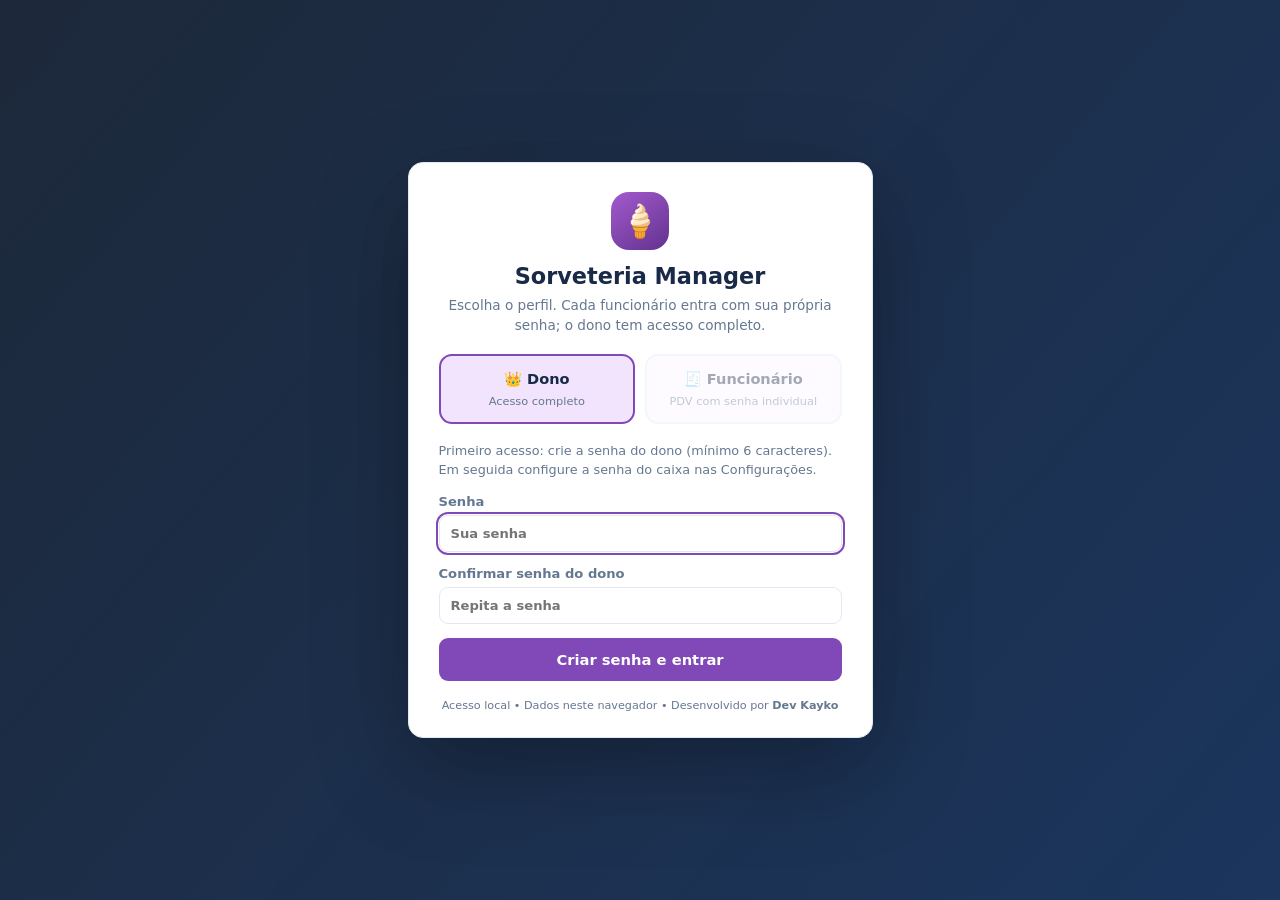
<file: index.html>
<!DOCTYPE html>
<html lang="pt-BR">
 <head>
  <meta charset="utf-8"/>
  <meta content="width=device-width, initial-scale=1" name="viewport"/>
  <meta content="#1857bf" name="theme-color"/>
  <meta content="Sorveteria Manager: sorvete somente por quilo, casquinhas, embalagens, caixa e relatórios. Dev Kayko." name="description"/>
  <title>
   Sorveteria PedraMix 1.2.4 | Dev Kayko
  </title>
  <link href="css/style.css" rel="stylesheet"/>
  <script defer="" src="js/data.js">
  </script>
  <script defer="" src="js/security.js">
  </script>
  <script defer="" src="js/excel.js">
  </script>
  <script defer="" src="js/access.js">
  </script>
  <script defer="" src="js/icecream.js">
  </script>
  <script defer="" src="js/milkshake.js">
  </script>
  <script defer="" src="js/hr.js">
  </script>
  <script defer="" src="js/backup.js">
  </script>
  <script defer="" src="js/app.js">
  </script>
 </head>
 <body class="login-locked">
  <div class="shell">
   <aside class="sidebar" id="sidebar">
    <div class="brand">
     <span class="brand-icon">
      🍦
     </span>
     <span class="brand-copy">
      <strong id="brandName">
       Sorveteria PedraMix
      </strong>
      <small>
       PDV DE SORVETERIA • V1.2.4
      </small>
     </span>
    </div>
    <nav aria-label="Menu principal" id="navigation">
     <button class="nav-item active" data-page="inicio" title="Visão geral">
      <span class="nav-icon">
       ▦
      </span>
      <span>
       Visão geral
      </span>
     </button>
     <button class="nav-item" data-page="caixa" title="Frente de caixa">
      <span class="nav-icon">
       ▣
      </span>
      <span>
       Frente de caixa
      </span>
     </button>
     <button class="nav-item" data-page="produtos" title="Produtos e Estoque">
      <span class="nav-icon">
       ▤
      </span>
      <span>
       Produtos e Estoque
      </span>
     </button>
     <button class="nav-item" data-page="servicos" title="Sabores e preços">
      <span class="nav-icon">
       🍧
      </span>
      <span>
       Sabores e preços
      </span>
     </button>
     <button class="nav-item" data-page="financeiro" title="Entradas e saídas">
      <span class="nav-icon">
       ↗
      </span>
      <span>
       Financeiro
      </span>
     </button>
     <button class="nav-item" data-page="funcionarios" title="Funcionários">
      <span class="nav-icon">
       ♙
      </span>
      <span>
       Funcionários
      </span>
     </button>
     <button class="nav-item" data-page="metas" title="Metas">
      <span class="nav-icon">
       ◎
      </span>
      <span>
       Metas
      </span>
     </button>
     <button class="nav-item" data-page="relatorios" title="Relatórios e histórico">
      <span class="nav-icon">
       ▥
      </span>
      <span>
       Relatórios e histórico
      </span>
     </button>
     <button class="nav-item" data-page="configuracoes" title="Configurações">
      <span class="nav-icon">
       ⚙
      </span>
      <span>
       Configurações
      </span>
     </button>
    </nav>
    <div class="side-foot">
     <span class="status-dot">
     </span>
     Dados neste navegador
     <small>
      Desenvolvido por
      <a class="dev-credit-link" href="dev-kayko/index.html" rel="noopener noreferrer" target="_blank" title="Conheça o site Dev Kayko">
       Dev Kayko
      </a>
     </small>
    </div>
   </aside>
   <div class="main-wrap">
    <header class="topbar">
     <div class="top-heading">
      <button aria-label="Abrir menu" class="icon-btn mobile-menu" id="toggleMenu">
       ☰
      </button>
      <div>
       <h1 id="pageTitle">
        Visão geral
       </h1>
       <p id="todayText">
       </p>
      </div>
     </div>
     <div class="top-actions">
      <span class="chip" id="cashStatus">
       Caixa fechado
      </span>
      <span class="user-role-chip" id="roleBadge">
       Acesso restrito
      </span>
      <button class="btn btn-ghost" id="switchUser" type="button">
       ⇄ Trocar usuário
      </button>
      <button class="btn btn-ghost theme-btn" id="themeToggle" title="Alternar claro e escuro" type="button">
       ◐
       <span id="themeLabel">
        Escuro
       </span>
      </button>
      <button class="btn btn-ghost" id="backupQuick">
       ↓ Backup
      </button>
     </div>
    </header>
    <main id="mainContent">
     <!-- 01 — PAINEL PRINCIPAL -->
     <section class="page active" id="page-inicio">
      <div class="welcome">
       <div>
        <span class="eyebrow">
         PAINEL DE CONTROLE
        </span>
        <h2>
         Seu sorvete, suas vendas.
        </h2>
        <p>
         As vendas concluídas alimentam automaticamente o histórico e o fechamento.
        </p>
       </div>
       <button class="btn btn-light" data-go="caixa">
        Abrir frente de caixa →
       </button>
      </div>
      <div class="stat-grid">
       <article class="stat">
        <span>
         Vendas de hoje
        </span>
        <strong id="statSales">
         R$ 0,00
        </strong>
        <small id="statCount">
         0 vendas
        </small>
       </article>
       <article class="stat">
        <span>
         Outras entradas hoje
        </span>
        <strong id="statIncome">
         R$ 0,00
        </strong>
        <small>
         Não inclui vendas
        </small>
       </article>
       <article class="stat">
        <span>
         Saídas de hoje
        </span>
        <strong id="statExpenses">
         R$ 0,00
        </strong>
        <small>
         Despesas registradas
        </small>
       </article>
       <article class="stat">
        <span>
         Saldo operacional hoje
        </span>
        <strong id="statBalance">
         R$ 0,00
        </strong>
        <small id="statBalanceLabel">
         Vendas + entradas − saídas
        </small>
       </article>
      </div>
      <div class="two-col">
       <div class="panel">
        <div class="panel-head">
         <h3>
          Últimas vendas registradas
         </h3>
         <button class="link-btn" data-go="relatorios">
          Histórico completo
         </button>
        </div>
        <div class="table-wrap">
         <table>
          <thead>
           <tr>
            <th>
             Data/hora
            </th>
            <th>
             Itens vendidos
            </th>
            <th>
             Pagamento
            </th>
            <th class="right">
             Valor
            </th>
           </tr>
          </thead>
          <tbody id="recentSales">
          </tbody>
         </table>
        </div>
       </div>
       <div class="stack-panels">
        <div class="panel">
         <div class="panel-head">
          <h3>
           Meta diária
          </h3>
          <button class="link-btn" data-go="metas">
           Editar meta
          </button>
         </div>
         <div id="homeGoal">
         </div>
        </div>
        <div class="panel">
         <div class="panel-head">
          <h3>
           Avisos de estoque
          </h3>
          <span class="pill" id="statLow">
           0
          </span>
         </div>
         <div class="notice-list" id="lowStockList">
         </div>
        </div>
       </div>
      </div>
     </section>
     <!-- 02 — PDV: TELA SEM ROLAGEM EXTERNA EM DESKTOP -->
     <section class="page" id="page-caixa">
      <div class="pdv-toolbar">
       <div>
        <h2>
         Frente de caixa
         <span class="pill">
          PDV
         </span>
         <span class="pdv-profile" id="pdvProfile">
          Dono
         </span>
        </h2>
        <small id="posLastSale">
         Sorvete vendido por quilo, casquinhas e adicionais.
        </small>
       </div>
       <div class="action-row">
        <label class="pdv-operator-control" for="pdvOperator">
         Atendente identificado
         <select aria-label="Funcionário autenticado no caixa" id="pdvOperator">
          <option value="">
           Selecione o atendente
          </option>
         </select>
        </label>
        <button class="btn btn-ghost" id="pdvSwitchUser" type="button">
         ⇄ Trocar usuário
        </button>
        <button class="btn btn-secondary" id="focusPdv" type="button">
         ⛶ Tela expandida
        </button>
        <button class="btn btn-secondary" id="openCashBtn" type="button">
         🔐 Abrir caixa
        </button>
        <button class="btn btn-danger" id="closeCashBtn" type="button">
         🔐 Fechar caixa e backup
        </button>
       </div>
      </div>
      <div class="pdv-grid">
       <div class="panel pdv-catalog">
        <div class="panel-head">
         <h3>
          🍦 Sorvetes e adicionais
         </h3>
         <small>
          Monte e registre
         </small>
        </div>
        <div class="ice-panel" id="iceCalculator">
         <div class="ice-top">
          <strong>
           Venda de sorvete por quilo
          </strong>
          <span id="icePriceSummary">
           R$ 69,90/kg
          </span>
         </div>
         <div aria-label="Venda somente por quilo" class="ice-only-weight">
          ⚖ Preço calculado pelo peso (kg)
         </div>
         <div class="ice-flavor-label">
          Escolha o(s) sabor(es) por quilo
          <small>
           (toque na foto ou no nome; pode selecionar vários)
          </small>
         </div>
         <div class="ice-flavor-list" id="iceFlavors">
         </div>
         <div class="ice-input-row" id="iceWeightFields">
          <label class="compact-label">
           Calcular por
           <select id="iceInputMode">
            <option value="gramas">
             Peso da balança (g)
            </option>
            <option value="valor">
             Valor informado (R$)
            </option>
           </select>
          </label>
          <label class="compact-label">
           <span id="iceAmountLabel">
            Peso em gramas
           </span>
           <input data-numpad="" id="iceAmount" inputmode="decimal" min="0" placeholder="Ex.: 350" step="0.1" type="number"/>
          </label>
         </div>
         <div class="ice-price-box">
          <div>
           <small id="iceQuoteDetail">
            Digite o peso ou valor
           </small>
           <strong id="iceCalcTotal">
            R$ 0,00
           </strong>
          </div>
          <button class="btn btn-primary" id="iceAddToCart" type="button">
           + Adicionar
          </button>
         </div>
        </div>
        <div class="milk-panel" id="milkPanel">
         <div class="milk-head">
          <strong>
           🥤 Milk-shakes
          </strong>
          <small>
           Escolha o sabor e o tamanho do copo
          </small>
         </div>
         <div aria-label="Tipo de milk-shake" class="milk-types" role="group">
          <button class="milk-type selected" data-milk-type="tradicional" type="button">
           Tradicional
          </button>
          <button class="milk-type" data-milk-type="especial" type="button">
           Especial
          </button>
         </div>
         <div aria-label="Sabores de milk-shake" class="milk-flavors" id="milkFlavorCards">
         </div>
         <div class="milk-bottom">
          <label class="compact-label">
           Tamanho do copo
           <select id="milkSize">
            <option value="300">
             300 ml
            </option>
            <option value="400">
             400 ml
            </option>
            <option value="500">
             500 ml
            </option>
           </select>
          </label>
          <label class="compact-label">
           Quantidade
           <input id="milkQty" inputmode="numeric" max="99" min="1" step="1" type="number" value="1"/>
          </label>
         </div>
         <div class="milk-total">
          <span>
           <small id="milkSelectedDescription">
            Selecione um sabor
           </small>
           <strong id="milkTotal">
            R$ 0,00
           </strong>
          </span>
          <button class="btn btn-primary" id="milkAdd" type="button">
           + Adicionar
          </button>
         </div>
        </div>
       </div>
       <div class="panel pdv-cart">
        <div class="panel-head">
         <h3>
          Venda atual
         </h3>
         <button class="link-btn" id="clearCart" type="button">
          Limpar carrinho
         </button>
        </div>
        <div class="table-wrap pdv-cart-table">
         <table>
          <thead>
           <tr>
            <th>
             Item
            </th>
            <th>
             Qtd.
            </th>
            <th class="right">
             Valor
            </th>
            <th>
            </th>
           </tr>
          </thead>
          <tbody id="cartRows">
          </tbody>
         </table>
        </div>
        <div class="cart-foot">
         <span>
          Itens da venda
         </span>
         <strong id="cartCount">
          0
         </strong>
         <button class="link-btn" data-go="relatorios" id="pdvHistoryLink" type="button">
          ↗ Ver histórico de vendas
         </button>
        </div>
       </div>
       <div class="panel pdv-checkout">
        <div class="panel-head">
         <h3>
          Pagamento
         </h3>
         <span class="mini-chip">
          Teclado rápido
         </span>
        </div>
        <div class="summary-line">
         <span>
          Subtotal
         </span>
         <strong id="posSubtotal">
          R$ 0,00
         </strong>
        </div>
        <div class="form-row discount-row">
         <label class="compact-label">
          Desconto
          <select id="discountType">
           <option value="percent">
            Porcentagem (%)
           </option>
           <option value="fixed">
            Valor (R$)
           </option>
          </select>
         </label>
         <label class="compact-label">
          Valor
          <input data-numpad="" id="discountValue" min="0" step="0.01" type="number" value="0"/>
         </label>
        </div>
        <div class="summary-line total-line">
         <span>
          TOTAL PARA O CLIENTE
         </span>
         <strong id="posTotal">
          R$ 0,00
         </strong>
        </div>
        <div class="form-row payment-row">
         <label class="compact-label">
          Forma de pagamento
          <select id="paymentMethod">
           <option>
            Dinheiro
           </option>
           <option>
            Pix
           </option>
           <option>
            Cartão de débito
           </option>
           <option>
            Cartão de crédito
           </option>
           <option>
            Outro
           </option>
          </select>
         </label>
         <label class="compact-label" id="receivedWrap">
          Recebido (R$)
          <input data-numpad="" id="receivedAmount" min="0" placeholder="0,00" step="0.01" type="number"/>
         </label>
        </div>
        <div class="summary-line change-row" id="changeRow">
         <span id="changeLabel">
          Troco
         </span>
         <strong id="posChange">
          R$ 0,00
         </strong>
        </div>
        <div class="pdv-keyboard">
         <div class="pdv-keyboard-title">
          <strong>
           Teclado numérico
          </strong>
          <small id="numpadTarget">
           Editando: quantidade
          </small>
         </div>
         <div aria-label="Teclado numérico" class="pdv-numpad" id="posNumpad">
          <button data-key="7" type="button">
           7
          </button>
          <button data-key="8" type="button">
           8
          </button>
          <button data-key="9" type="button">
           9
          </button>
          <button data-key="4" type="button">
           4
          </button>
          <button data-key="5" type="button">
           5
          </button>
          <button data-key="6" type="button">
           6
          </button>
          <button data-key="1" type="button">
           1
          </button>
          <button data-key="2" type="button">
           2
          </button>
          <button data-key="3" type="button">
           3
          </button>
          <button class="key-action" data-key="C" type="button">
           C
          </button>
          <button data-key="0" type="button">
           0
          </button>
          <button aria-label="Apagar último dígito" class="key-action" data-key="back" type="button">
           ⌫
          </button>
          <button data-key="00" type="button">
           00
          </button>
          <button data-key="." type="button">
           ,
          </button>
          <button class="key-enter" data-key="enter" type="button">
           OK
          </button>
         </div>
        </div>
        <label class="compact-label sale-note">
         Observação (opcional)
         <input id="saleNote" maxlength="120" placeholder="Detalhes da venda"/>
        </label>
        <button class="btn btn-primary finish-btn" id="finishSale" type="button">
         ✓ Concluir e registrar venda
        </button>
       </div>
       <div aria-label="Catálogo de produtos e complementos" class="panel pdv-products">
        <div class="panel-head">
         <h3>
          🛍️ Catálogo de produtos e complementos
         </h3>
        </div>
        <div aria-label="Buscar itens e complementos" class="pdv-search-area">
         <div class="pdv-search-heading">
          <strong>
           🔎 Todos os produtos e complementos
          </strong>
          <small>
           Busque, filtre e marque os mais usados com ★
          </small>
         </div>
         <!-- MILK-SHAKES: categoria, sabor e tamanho (sem estoque fictício) -->
         <label class="pdv-search-label" for="posSearch">
          Buscar produto ou complemento
          <input autocomplete="off" id="posSearch" placeholder="Nome, código, sabor ou categoria..." type="search"/>
         </label>
         <div aria-label="Exibição rápida do catálogo" class="pdv-shortcuts" role="group">
          <button aria-pressed="true" class="pdv-shortcut selected" data-catalog-view="all" type="button">
           ▦ Todos
          </button>
          <button aria-pressed="false" class="pdv-shortcut" data-catalog-view="favorites" type="button">
           ★ Favoritos
          </button>
          <button aria-pressed="false" class="pdv-shortcut" data-catalog-view="best" type="button">
           ↗ Mais vendidos
          </button>
         </div>
         <small aria-live="polite" class="pdv-result-count" id="posResultCount">
         </small>
         <div class="pdv-filters">
          <label class="compact-label">
           Tipo
           <select id="posKind">
            <option value="all">
             Todos os tipos
            </option>
            <option value="s">
             Complementos Adicionais
            </option>
            <option value="p">
             Produtos
            </option>
           </select>
          </label>
          <label class="compact-label">
           Categoria
           <select id="posCategory">
            <option value="all">
             Todas
            </option>
           </select>
          </label>
         </div>
         <div class="pdv-quick-qty">
          <label class="compact-label">
           Qtd. ao clicar
           <input data-numpad="" id="posQty" inputmode="numeric" min="1" step="1" type="number" value="1"/>
          </label>
          <button class="btn btn-ghost" id="resetPosFilters" type="button">
           Limpar filtros
          </button>
         </div>
        </div>
        <div aria-live="polite" class="pdv-tiles" id="posQuickItems">
        </div>
        <div class="pdv-catalog-foot">
         Use ★ para salvar favoritos. Os mais vendidos são calculados automaticamente pelas vendas concluídas.
        </div>
       </div>
      </div>
     </section>
     <!-- 03 — PRODUTOS -->
     <section class="page" id="page-produtos">
      <div class="section-head">
       <div>
        <h2>
         Gerenciamento de Produtos e Estoque
        </h2>
        <p>
         Cadastre e gerencie produtos, categorias, sabores, preços, fotografias e quantidades em estoque. Para adicionar ou trocar uma foto, clique em Editar e escolha um arquivo do computador ou informe o caminho da imagem.
        </p>
       </div>
       <button class="btn btn-primary" id="newProduct">
        + Adicionar Produto
       </button>
      </div>
      <div class="panel">
       <div class="stock-indicators">
        <span>
         <b id="catalogProductCount">
          0
         </b>
         produtos cadastrados
        </span>
        <span>
         <b id="catalogStockCount">
          0
         </b>
         unidades em estoque
        </span>
        <span>
         <b id="catalogFlavorCount">
          0
         </b>
         sabores por quilo
        </span>
        <span>
         <b id="catalogMilkCount">
          0
         </b>
         sabores de milk-shake
        </span>
       </div>
       <div class="form-row">
        <label class="grow">
         Pesquisar
         <input id="productSearch" placeholder="Nome ou código"/>
        </label>
        <label>
         Exibir
         <select id="stockFilter">
          <option value="all">
           Todos
          </option>
          <option value="low">
           Estoque baixo
          </option>
         </select>
        </label>
       </div>
       <div class="table-wrap">
        <table>
         <thead>
          <tr>
           <th>
            Produto / categoria
           </th>
           <th>
            Código
           </th>
           <th>
            Estoque
           </th>
           <th>
            Custo
           </th>
           <th>
            Venda
           </th>
           <th>
            Ações
           </th>
          </tr>
         </thead>
         <tbody id="productRows">
         </tbody>
        </table>
       </div>
      </div>
     </section>
     <!-- 04 — SERVIÇOS -->
     <section class="page" id="page-servicos">
      <div class="section-head">
       <div>
        <h2>
         Sabores e preços de venda
        </h2>
        <p>
         Cadastre fotos dos sabores e edite o preço por quilo. O valor inicial é apenas um exemplo.
        </p>
       </div>
      </div>
      <div class="two-col ice-admin-grid">
       <div class="panel">
        <p class="hint">
         Para colocar fotos, clique em Editar no sabor e escolha uma imagem do computador. Também é possível informar um caminho na pasta de imagens.
        </p>
        <div class="panel-head">
         <h3>
          Sabores disponíveis
         </h3>
         <button class="btn btn-primary" id="newFlavor">
          + Novo sabor
         </button>
        </div>
        <div class="table-wrap">
         <table>
          <thead>
           <tr>
            <th>
             Sabor
            </th>
            <th>
             Categoria
            </th>
            <th>
             Ações
            </th>
           </tr>
          </thead>
          <tbody id="flavorRows">
          </tbody>
         </table>
        </div>
       </div>
       <div class="panel">
        <h3>
         Preços do sorvete
        </h3>
        <form class="stack-form" id="icePricesForm">
         <label>
          Preço por quilo (R$ / kg)
          <input id="iceWeightPrice" min="0.01" required="" step="0.01" type="number"/>
         </label>
         <p class="hint">
          Exemplo: 350 g a R$ 69,90/kg = R$ 24,47. O modo por valor calcula o peso aproximado.
         </p>
         <button class="btn btn-primary" type="submit">
          Salvar preços
         </button>
        </form>
        <div class="ice-admin-info">
         Casquinhas, cascões e embalagens têm preço e estoque próprios na aba
         <b>
          Produtos e Estoque
         </b>
         . Eles podem ser adicionados à venda junto com o sorvete.
        </div>
       </div>
      </div>
      <!-- CONFIGURAÇÕES DO MILK-SHAKE (ACESSO DO DONO) -->
      <div class="panel top-gap" id="milkAdminPanel">
       <div class="panel-head">
        <h3>
         🥤 Milk-shakes — preços e fotos
        </h3>
        <small>
         Edite os valores e o caminho das imagens
        </small>
       </div>
       <p class="hint">
        Escolha a foto diretamente no computador em cada sabor abaixo, ou informe o caminho de uma imagem já publicada. A foto inteira aparece no PDV. Não é necessário ter uma foto para vender.
       </p>
       <form class="stack-form" id="milkPricesForm">
        <div class="milk-admin-prices" id="milkPriceInputs">
        </div>
        <button class="btn btn-primary" type="submit">
         Salvar preços dos milk-shakes
        </button>
       </form>
       <div class="milk-admin-list" id="milkFlavorAdmin">
       </div>
      </div>
      <div class="panel top-gap">
       <div class="panel-head">
        <h3>
         Outros itens e adicionais
        </h3>
        <button class="btn btn-secondary" id="newService">
         + Novo adicional
        </button>
       </div>
       <div class="table-wrap">
        <table>
         <thead>
          <tr>
           <th>
            Item
           </th>
           <th>
            Categoria
           </th>
           <th>
            Unidade
           </th>
           <th>
            Preço
           </th>
           <th>
            Ações
           </th>
          </tr>
         </thead>
         <tbody id="serviceRows">
         </tbody>
        </table>
       </div>
      </div>
     </section>
     <!-- 05 — ENTRADAS E SAÍDAS MANUAIS -->
     <section class="page" id="page-financeiro">
      <div class="section-head">
       <div>
        <h2>
         Entradas e saídas
        </h2>
        <p>
         Despesas, pagamentos, retiradas e entradas extras; vendas são registradas pelo PDV.
        </p>
       </div>
       <button class="btn btn-primary" id="newMovement">
        + Novo lançamento
       </button>
      </div>
      <div class="stat-grid stats-three">
       <article class="stat">
        <span>
         Entradas extras do mês
        </span>
        <strong id="finIncome">
         R$ 0,00
        </strong>
       </article>
       <article class="stat">
        <span>
         Saídas do mês
        </span>
        <strong id="finExpense">
         R$ 0,00
        </strong>
       </article>
       <article class="stat">
        <span>
         Saldo total do mês *
        </span>
        <strong id="finBalance">
         R$ 0,00
        </strong>
       </article>
      </div>
      <p class="hint">
       * Saldo operacional: vendas + outras entradas − saídas. O valor não representa necessariamente lucro contábil.
      </p>
      <div class="panel">
       <div class="panel-head">
        <h3>
         Histórico de movimentações
        </h3>
        <small>
         Cancelamentos permanecem no histórico
        </small>
       </div>
       <div class="table-wrap">
        <table>
         <thead>
          <tr>
           <th>
            Data
           </th>
           <th>
            Tipo
           </th>
           <th>
            Descrição
           </th>
           <th>
            Categoria
           </th>
           <th>
            Valor
           </th>
           <th>
            Ação
           </th>
          </tr>
         </thead>
         <tbody id="movementRows">
         </tbody>
        </table>
       </div>
      </div>
     </section>
     <!-- 06 — FUNCIONÁRIOS -->
     <section class="page" id="page-funcionarios">
      <div class="section-head">
       <div>
        <h2>
         Gestão de Funcionários
        </h2>
        <p>
         Cadastro, função, admissão, desligamento, salários e pagamentos. Acesso exclusivo do dono.
        </p>
       </div>
       <button class="btn btn-primary" id="newEmployee">
        + Cadastrar funcionário
       </button>
      </div>
      <div class="stat-grid stats-three">
       <article class="stat">
        <span>
         Funcionários ativos
        </span>
        <strong id="hrActiveCount">
         0
        </strong>
       </article>
       <article class="stat">
        <span>
         Folha-base mensal (ativos)
        </span>
        <strong id="hrPayrollBase">
         R$ 0,00
        </strong>
       </article>
       <article class="stat">
        <span>
         Pagamentos no mês
        </span>
        <strong id="hrPaidMonth">
         R$ 0,00
        </strong>
       </article>
      </div>
      <div class="panel">
       <div class="form-row">
        <label>
         Buscar funcionário
         <input id="hrSearch" placeholder="Nome, setor ou função" type="search"/>
        </label>
        <label>
         Situação
         <select id="hrStatus">
          <option value="all">
           Todos
          </option>
          <option value="active">
           Ativos
          </option>
          <option value="dismissed">
           Desligados
          </option>
         </select>
        </label>
       </div>
       <div class="table-wrap">
        <table>
         <thead>
          <tr>
           <th>
            Funcionário / setor
           </th>
           <th>
            Função
           </th>
           <th>
            Admissão
           </th>
           <th>
            Situação
           </th>
           <th>
            Salário
           </th>
           <th>
            Ações
           </th>
          </tr>
         </thead>
         <tbody id="employeeRows">
         </tbody>
        </table>
       </div>
      </div>
      <div class="panel top-gap">
       <div class="section-head">
        <div>
         <h3>
          Relatório de pagamentos
         </h3>
         <p>
          Pagamentos registrados no financeiro e vinculados ao funcionário.
         </p>
        </div>
        <button class="btn btn-secondary" id="hrPrintPayments" type="button">
         ⎙ Imprimir pagamentos / PDF
        </button>
       </div>
       <div class="form-row">
        <label>
         Competência (mês)
         <input id="hrMonth" type="month"/>
        </label>
        <label>
         Funcionário
         <select id="hrEmployeeFilter">
          <option value="all">
           Todos
          </option>
         </select>
        </label>
       </div>
       <div class="table-wrap">
        <table>
         <thead>
          <tr>
           <th>
            Data
           </th>
           <th>
            Funcionário
           </th>
           <th>
            Competência
           </th>
           <th>
            Descrição
           </th>
           <th>
            Forma
           </th>
           <th>
            Valor
           </th>
           <th>
            Situação
           </th>
          </tr>
         </thead>
         <tbody id="hrPaymentRows">
         </tbody>
        </table>
       </div>
       <div class="hr-total" id="hrPaymentTotal">
       </div>
      </div>
      <p class="security-note">
       Senhas individuais: o dono pode definir ou redefinir a senha de cada funcionário pelo botão Senha do PDV. O operador não pode alterar sua identidade enquanto está logado. Fichas de admissão/desligamento e relatórios são registros administrativos internos. Não substituem documentos legais de contratação, rescisão ou folha de pagamento. Faça backup regularmente.
      </p>
     </section>
     <!-- 07 — METAS -->
     <section class="page" id="page-metas">
      <div class="section-head">
       <div>
        <h2>
         Metas de vendas
        </h2>
        <p>
         Defina objetivos em reais e acompanhe seu progresso diário e mensal.
        </p>
       </div>
      </div>
      <div class="two-col">
       <div class="panel">
        <h3>
         Configurar metas
        </h3>
        <form class="stack-form" id="goalsForm">
         <label>
          Meta diária de vendas (R$)
          <input id="goalDaily" min="0" required="" step="0.01" type="number"/>
         </label>
         <label>
          Meta mensal de vendas (R$)
          <input id="goalMonthly" min="0" required="" step="0.01" type="number"/>
         </label>
         <p class="hint">
          Digite 0 para desativar uma meta. Vendas canceladas não contam.
         </p>
         <button class="btn btn-primary" type="submit">
          Salvar metas
         </button>
        </form>
       </div>
       <div class="panel">
        <h3>
         Progresso das metas
        </h3>
        <div id="goalsProgress">
        </div>
        <p class="hint">
         Atingir uma meta significa alcançar o faturamento definido, não necessariamente obter lucro.
        </p>
       </div>
      </div>
     </section>
     <!-- 08 — HISTÓRICO, FECHAMENTOS E RELATÓRIOS -->
     <section class="page" id="page-relatorios">
      <div class="section-head">
       <div>
        <h2>
         Relatórios e histórico de operações
        </h2>
        <p>
         Vendas, itens vendidos, entradas, saídas, saldos e fechamentos do período.
        </p>
       </div>
       <div class="action-row">
        <button class="btn btn-secondary" id="reportBackup">
         ↓ Backup JSON
        </button>
        <button class="btn btn-secondary" id="exportExcelReport">
         ▦ Exportar Excel (.xlsx)
        </button>
        <button class="btn btn-primary" id="printReport">
         ⎙ Imprimir / Salvar PDF
        </button>
       </div>
      </div>
      <div class="panel report-filters">
       <div class="form-row">
        <label>
         Período
         <select id="reportPeriod">
          <option value="day">
           Dia
          </option>
          <option value="month">
           Mês
          </option>
         </select>
        </label>
        <label id="reportDayWrap">
         Selecionar dia
         <input id="reportDay" type="date"/>
        </label>
        <label hidden="" id="reportMonthWrap">
         Selecionar mês
         <input id="reportMonth" type="month"/>
        </label>
       </div>
      </div>
      <div id="printHeader">
       <img alt="Logo da sorveteria" class="report-logo" hidden="" id="reportLogo"/>
       <h2 id="reportCompany">
        Sorveteria Manager
       </h2>
       <p id="reportCompanyDetail">
       </p>
       <p id="reportTitle">
       </p>
      </div>
      <div class="stat-grid report-stats">
       <article class="stat">
        <span>
         Vendas
        </span>
        <strong id="reportSales">
         R$ 0,00
        </strong>
       </article>
       <article class="stat">
        <span>
         Outras entradas
        </span>
        <strong id="reportIncome">
         R$ 0,00
        </strong>
       </article>
       <article class="stat">
        <span>
         Saídas
        </span>
        <strong id="reportOut">
         R$ 0,00
        </strong>
       </article>
       <article class="stat">
        <span>
         Saldo operacional
        </span>
        <strong id="reportBalance">
         R$ 0,00
        </strong>
        <small id="reportSign">
         Positivo / negativo
        </small>
       </article>
      </div>
      <div class="panel report-block">
       <div class="panel-head">
        <h3>
         Resumo do período
        </h3>
       </div>
       <div class="summary-grid" id="reportSummary">
       </div>
      </div>
      <div class="panel report-block">
       <div class="panel-head">
        <h3>
         Detalhamento das vendas por tipo
        </h3>
       </div>
       <div class="table-wrap">
        <table>
         <thead>
          <tr>
           <th>
            Tipo
           </th>
           <th>
            Nome
           </th>
           <th>
            Qtd.
           </th>
           <th class="right">
            Total bruto
           </th>
          </tr>
         </thead>
         <tbody id="reportItemRows">
         </tbody>
        </table>
       </div>
       <p class="hint">
        O total bruto dos itens é antes dos descontos. O total líquido aparece em Vendas.
       </p>
      </div>
      <div class="panel report-block">
       <div class="panel-head">
        <h3>
         Vendas registradas
        </h3>
        <small>
         As canceladas continuam no histórico
        </small>
       </div>
       <div class="table-wrap">
        <table>
         <thead>
          <tr>
           <th>
            Data/hora
           </th>
           <th>
            Itens
           </th>
           <th>
            Pagamento
           </th>
           <th class="right">
            Total líquido
           </th>
           <th class="screen-only">
            Comprovante / Ação
           </th>
          </tr>
         </thead>
         <tbody id="reportSaleRows">
         </tbody>
        </table>
       </div>
      </div>
      <div class="panel report-block">
       <div class="panel-head">
        <h3>
         Entradas e saídas avulsas
        </h3>
       </div>
       <div class="table-wrap">
        <table>
         <thead>
          <tr>
           <th>
            Data
           </th>
           <th>
            Descrição
           </th>
           <th>
            Categoria
           </th>
           <th>
            Tipo
           </th>
           <th class="right">
            Valor
           </th>
          </tr>
         </thead>
         <tbody id="reportMovRows">
         </tbody>
        </table>
       </div>
      </div>
      <div class="panel report-block">
       <div class="panel-head">
        <h3>
         Fechamentos de caixa
        </h3>
       </div>
       <div class="table-wrap">
        <table>
         <thead>
          <tr>
           <th>
            Abriu em
           </th>
           <th>
            Fechou em
           </th>
           <th>
            Fundo inicial
           </th>
           <th>
            Esperado em dinheiro
           </th>
           <th>
            Contado
           </th>
           <th>
            Diferença
           </th>
          </tr>
         </thead>
         <tbody id="reportSessionRows">
         </tbody>
        </table>
       </div>
      </div>
      <p class="hint report-disclaimer">
       Saldo operacional = vendas + outras entradas − saídas registradas. Não é lucro contábil: estoque comprado, impostos, taxas de cartão e obrigações não lançadas podem alterar o resultado. Valores de Pix/cartão integram o faturamento, mas não o dinheiro físico na gaveta.
      </p>
     </section>
     <!-- 09 — CONFIGURAÇÕES E BACKUP -->
     <section class="page" id="page-configuracoes">
      <div class="section-head">
       <div>
        <h2>
         Configurações e segurança
        </h2>
        <p>
         Personalize o negócio e faça cópias de segurança dos dados.
        </p>
       </div>
      </div>
      <div class="two-col">
       <div class="panel">
        <h3>
         Dados da sorveteria
        </h3>
        <form class="stack-form" id="settingsForm">
         <label>
          Nome da sorveteria
          <input id="settingName" maxlength="70" required=""/>
         </label>
         <label>
          Telefone
          <input id="settingPhone" maxlength="30" placeholder="Ex.: (87) 99999-9999"/>
         </label>
         <label>
          Cidade / UF
          <input id="settingCity" maxlength="90" placeholder="Ex.: Arcoverde - PE"/>
         </label>
         <label>
          Endereço (opcional)
          <input id="settingAddress" maxlength="150"/>
         </label>
         <div class="logo-editor">
          <label>
           Logo da sorveteria (JPG, PNG ou WebP)
           <input accept="image/png,image/jpeg,image/webp" id="settingLogoFile" type="file"/>
          </label>
          <div class="logo-preview-frame">
           <img alt="Prévia da logo" hidden="" id="settingLogoPreview"/>
           <span id="settingLogoEmpty">
            Nenhuma logo cadastrada
           </span>
          </div>
          <button class="btn btn-secondary" id="removeLogo" type="button">
           Remover logo
          </button>
          <p class="hint">
           A logo será reduzida para uso na impressão térmica 58 mm. Salve as informações para confirmar. Ela também será incluída no backup JSON.
          </p>
         </div>
         <button class="btn btn-primary" type="submit">
          Salvar informações
         </button>
        </form>
       </div>
       <div class="panel">
        <h3>
         Backup e restauração
        </h3>
        <p>
         Backup completo ZIP: vendas, estoque, fotos dos produtos, relatórios e configurações. O JSON simples continua disponível.
        </p>
        <div class="button-stack">
         <button class="btn btn-primary" id="exportBackup">
          ↓ Baixar backup JSON
         </button>
         <button class="btn btn-secondary" id="exportExcelAll">
          ▦ Histórico completo para Excel (.xlsx)
         </button>
         <button class="btn btn-primary" id="completeBackup" type="button">
          ↓ Salvar backup completo ZIP + fotos + Excel
         </button>
         <label class="btn btn-secondary upload-label">
          ↑ Restaurar backup completo ZIP
          <input accept=".zip,application/zip" hidden="" id="importCompleteBackup" type="file"/>
         </label>
         <label class="btn btn-secondary upload-label">
          ↑ Restaurar backup
          <input accept=".json,application/json" hidden="" id="importBackup" type="file"/>
         </label>
        </div>
        <small id="lastBackupText">
        </small>
        <p class="hint">
         Restaurar substitui os dados deste navegador. Guarde os backups fora do computador. O backup completo preserva cópias das fotos encontradas, além dos dados e do relatório Excel. Ao salvar, escolha a pasta na janela do navegador, quando disponível.
        </p>
        <p class="hint">
         O Excel é uma cópia para consulta e arquivo, não um banco sincronizado. Exporte novamente após novas vendas.
        </p>
       </div>
      </div>
      <div class="panel top-gap security-panel">
       <div class="panel-head">
        <h3>
         🔐 Senha do dono
        </h3>
        <span class="pill" id="securityStatus">
         Não configurada
        </span>
       </div>
       <p>
        A senha do dono libera o painel administrativo. A senha operacional do caixa é separada e usada para abrir/fechar o atendimento. Cada funcionário entra no PDV com sua senha individual.
       </p>
       <button class="btn btn-secondary" id="changeCashPassword" type="button">
        Alterar senha do dono
       </button>
       <p class="hint">
        Para recuperar a senha do dono, guarde o código de recuperação gerado no primeiro acesso. Ele não aparece novamente e pode ser substituído pelo dono.
       </p>
       <button class="btn btn-secondary" id="renewRecoveryCode" type="button">
        Gerar novo código de recuperação
       </button>
       <p class="hint">
        A recuperação exige esse código. Sem a senha e sem o código, o site não consegue verificar quem é o dono. O sistema é local e não possui recuperação por e-mail.
       </p>
      </div>
      <div class="panel top-gap cash-access-panel">
       <div class="panel-head">
        <h3>
         🧾 Funcionário e senha do caixa
        </h3>
        <span class="pill" id="cashAccessStatus">
         Configure a senha do caixa
        </span>
       </div>
       <p>
        Cada funcionário
        <b>
         entra no PDV com senha individual
        </b>
        , que também é usada para abrir, fechar e desbloquear o caixa. A senha operacional abaixo fica reservada ao dono e é diferente da senha administrativa.
       </p>
       <button class="btn btn-primary" id="configureCashPassword" type="button">
        Criar senha do caixa
       </button>
       <p class="hint">
        Somente o dono pode configurar a senha do caixa. O funcionário não acessa produtos, salários, financeiro, relatórios, Excel, backups ou configurações.
       </p>
      </div>
      <div class="panel top-gap">
       <h3>
        Armazenamento e limitações
       </h3>
       <p>
        Os registros ficam neste navegador. Não use modo anônimo e não limpe os dados do site. Os perfis são uma restrição de interface local, não autenticação segura de servidor: quem tem acesso ao navegador e às ferramentas de desenvolvimento pode consultar ou alterar o armazenamento. Para proteção real de salários e finanças, use banco de dados com permissões e login no servidor.
       </p>
      </div>
     </section>
    </main>
    <footer>
     ©
     <span id="footerYear">
     </span>
     Sorveteria Manager · Desenvolvido por
     <a class="dev-credit-link" href="dev-kayko/index.html" rel="noopener noreferrer" target="_blank" title="Conheça o site Dev Kayko">
      Dev Kayko
     </a>
    </footer>
   </div>
  </div>
  <div class="modal-overlay" hidden="" id="modalOverlay">
   <div aria-labelledby="modalTitle" aria-modal="true" class="modal" role="dialog">
    <div class="modal-head">
     <h3 id="modalTitle">
      Cadastro
     </h3>
     <button aria-label="Fechar" class="icon-btn" id="closeModal">
      ✕
     </button>
    </div>
    <form id="modalForm">
     <div class="stack-form" id="modalFields">
     </div>
     <div class="modal-actions">
      <button class="btn btn-secondary" id="cancelModal" type="button">
       Cancelar
      </button>
      <button class="btn btn-primary" type="submit">
       Salvar
      </button>
     </div>
    </form>
   </div>
  </div>
  <!-- Comprovante pós-venda: duas vias (cliente e loja), papel 58 mm -->
  <div class="modal-overlay" hidden="" id="receiptOverlay">
   <div aria-labelledby="receiptModalTitle" aria-modal="true" class="modal receipt-modal" role="dialog">
    <div class="modal-head">
     <h3 id="receiptModalTitle">
      Venda registrada ✓
     </h3>
     <button aria-label="Fechar comprovante" class="icon-btn" id="closeReceiptModal" type="button">
      ✕
     </button>
    </div>
    <p class="receipt-status" id="receiptSaleText">
    </p>
    <div class="receipt-actions">
     <button class="btn btn-primary" id="printCustomerReceipt" type="button">
      ⎙ Via do cliente (58 mm)
     </button>
     <button class="btn btn-secondary" id="printStoreReceipt" type="button">
      ⎙ Via da loja (58 mm)
     </button>
     <button class="btn btn-secondary" id="printBothReceipts" type="button">
      ⎙ Imprimir as duas vias
     </button>
     <button class="btn btn-ghost" id="exportLastSaleExcel" type="button">
      ▦ Registrar esta venda no Excel
     </button>
    </div>
    <p class="hint">
     Selecione a impressora térmica instalada no dispositivo e configure papel de 58 mm; a arte já inclui margens internas confortáveis. Impressão via janela do navegador; Bluetooth direto depende do modelo. Documento de venda para conferência.
    </p>
    <div class="modal-actions">
     <button class="btn btn-ghost" id="doneReceipt" type="button">
      Continuar atendendo
     </button>
    </div>
   </div>
  </div>
  <!-- Entrada obrigatória: dono ou funcionário -->
  <div class="modal-overlay login-overlay" id="loginOverlay" role="presentation">
   <div aria-labelledby="loginTitle" aria-modal="true" class="modal login-modal" role="dialog">
    <div aria-hidden="true" class="login-emblem">
     🍦
    </div>
    <h2 id="loginTitle">
     Sorveteria Manager
    </h2>
    <p class="login-subtitle">
     Escolha o perfil. Cada funcionário entra com sua própria senha; o dono tem acesso completo.
    </p>
    <div aria-label="Perfil de acesso" class="login-role-picker" role="group">
     <button aria-pressed="true" class="login-role selected" id="loginOwner" type="button">
      <strong>
       👑 Dono
      </strong>
      <small>
       Acesso completo
      </small>
     </button>
     <button aria-pressed="false" class="login-role" id="loginOperator" type="button">
      <strong>
       🧾 Funcionário
      </strong>
      <small>
       PDV com senha individual
      </small>
     </button>
    </div>
    <form autocomplete="off" class="stack-form" id="loginForm">
     <p class="login-help" id="loginHelp">
      Informe sua senha para acessar o sistema.
     </p>
     <label hidden="" id="loginEmployeeWrap">
      Funcionário
      <select id="loginEmployee" name="employeeId">
       <option value="">
        Escolha seu nome
       </option>
      </select>
     </label>
     <label id="loginPasswordWrap">
      Senha
      <input autocomplete="off" id="loginPassword" maxlength="64" minlength="6" name="password" placeholder="Sua senha" required="" type="password"/>
     </label>
     <label hidden="" id="loginPasswordConfirmWrap">
      Confirmar senha do dono
      <input autocomplete="new-password" id="loginPasswordConfirm" maxlength="64" minlength="6" name="passwordConfirm" placeholder="Repita a senha" type="password"/>
     </label>
     <p class="auth-error" hidden="" id="loginError" role="alert">
     </p>
     <button class="btn btn-primary login-submit" id="loginSubmit" type="submit">
      Entrar no sistema
     </button>
     <button class="recovery-link" hidden="" id="forgotOwnerPassword" type="button">
      Esqueci a senha do dono
     </button>
    </form>
    <p class="login-footer">
     Acesso local • Dados neste navegador • Desenvolvido por
     <a class="dev-credit-link" href="dev-kayko/index.html" rel="noopener noreferrer" target="_blank" title="Conheça o site Dev Kayko">
      Dev Kayko
     </a>
    </p>
   </div>
  </div>
  <!-- Código de recuperação criado pelo dono: mostrar apenas uma vez. -->
  <div class="modal-overlay recovery-overlay" hidden="" id="recoveryCodeOverlay">
   <div aria-labelledby="recoveryCodeTitle" aria-modal="true" class="modal auth-modal" role="dialog">
    <div aria-hidden="true" class="auth-icon">
     🔑
    </div>
    <h3 id="recoveryCodeTitle">
     Guarde seu código de recuperação
    </h3>
    <p>
     Se esquecer a senha do dono, este código permite cadastrar outra senha
     <b>
      sem apagar as vendas
     </b>
     . Ele aparece somente agora. Não entregue ao funcionário.
    </p>
    <div aria-label="Código de recuperação" class="recovery-code-display" id="recoveryCodeText">
    </div>
    <div class="recovery-code-actions">
     <button class="btn btn-secondary" id="copyRecoveryCode" type="button">
      Copiar código
     </button>
     <button class="btn btn-secondary" id="downloadRecoveryCode" type="button">
      Salvar arquivo TXT
     </button>
    </div>
    <p class="hint">
     O código anterior deixa de funcionar quando você gerar outro ou redefinir a senha.
    </p>
    <button class="btn btn-primary" id="closeRecoveryCode" type="button">
     Já guardei o código
    </button>
   </div>
  </div>
  <!-- Redefinição de senha do dono exige o código criado anteriormente. -->
  <div class="modal-overlay recovery-overlay" hidden="" id="recoverOwnerOverlay">
   <div aria-labelledby="recoverOwnerTitle" aria-modal="true" class="modal auth-modal" role="dialog">
    <div aria-hidden="true" class="auth-icon">
     🔐
    </div>
    <h3 id="recoverOwnerTitle">
     Recuperar acesso do dono
    </h3>
    <p id="recoverOwnerMessage">
     Informe seu código de recuperação para criar outra senha administrativa.
    </p>
    <form autocomplete="off" class="stack-form" id="recoverOwnerForm">
     <label>
      Código de recuperação
      <input autocomplete="off" id="recoverOwnerCode" maxlength="50" name="recoveryCode" placeholder="XXXX-XXXX-XXXX-XXXX-XXXX-XXXX" required="" type="text"/>
     </label>
     <label>
      Nova senha do dono
      <input autocomplete="new-password" maxlength="64" minlength="6" name="newPassword" placeholder="Mínimo de 6 caracteres" required="" type="password"/>
     </label>
     <label>
      Repetir nova senha
      <input autocomplete="new-password" maxlength="64" minlength="6" name="confirmPassword" required="" type="password"/>
     </label>
     <p class="auth-error" hidden="" id="recoverOwnerError" role="alert">
     </p>
     <div class="modal-actions">
      <button class="btn btn-secondary" id="cancelOwnerRecovery" type="button">
       Voltar
      </button>
      <button class="btn btn-primary" id="confirmOwnerRecovery" type="submit">
       Redefinir senha
      </button>
     </div>
    </form>
   </div>
  </div>
  <!-- Configurar senha operacional de abrir/fechar caixa: só pelo dono -->
  <div class="modal-overlay auth-overlay" hidden="" id="cashAccessOverlay">
   <div aria-labelledby="cashAccessTitle" aria-modal="true" class="modal auth-modal" role="dialog">
    <div aria-hidden="true" class="auth-icon">
     🔐
    </div>
    <h3 id="cashAccessTitle">
     Senha operacional do caixa
    </h3>
    <p>
     Configure uma senha para abrir, fechar e desbloquear o caixa. Funcionários usam suas senhas individuais; esta senha é para o dono operar o caixa.
    </p>
    <form autocomplete="off" class="stack-form" id="cashAccessForm">
     <label>
      Confirmar senha do dono
      <input autocomplete="off" maxlength="64" minlength="6" name="ownerPassword" required="" type="password"/>
     </label>
     <label>
      Nova senha do caixa
      <input autocomplete="new-password" maxlength="64" minlength="6" name="newPassword" placeholder="Mínimo 6 caracteres" required="" type="password"/>
     </label>
     <label>
      Confirmar senha do caixa
      <input autocomplete="new-password" maxlength="64" minlength="6" name="confirmPassword" required="" type="password"/>
     </label>
     <p class="auth-error" hidden="" id="cashAccessError" role="alert">
     </p>
     <div class="modal-actions">
      <button class="btn btn-secondary" id="cancelCashAccess" type="button">
       Cancelar
      </button>
      <button class="btn btn-primary" id="saveCashAccess" type="submit">
       Salvar senha do caixa
      </button>
     </div>
    </form>
   </div>
  </div>
  <!-- Senha do caixa para abrir/fechar/desbloquear; senha do dono para sair da área restrita -->
  <div class="modal-overlay auth-overlay" hidden="" id="securityOverlay">
   <div aria-describedby="securityModalDescription" aria-labelledby="securityModalTitle" aria-modal="true" class="modal auth-modal" role="dialog">
    <div aria-hidden="true" class="auth-icon">
     🔐
    </div>
    <h3 id="securityModalTitle">
     Senha do caixa
    </h3>
    <p id="securityModalDescription">
     Informe a senha do operador.
    </p>
    <form autocomplete="off" id="securityForm">
     <div class="stack-form" id="securityFields">
     </div>
     <p class="auth-error" hidden="" id="securityError" role="alert">
     </p>
     <div class="modal-actions">
      <button class="btn btn-ghost" hidden="" id="securitySwitchUser" type="button">
       Trocar usuário
      </button>
      <button class="btn btn-secondary" id="securityCancel" type="button">
       Cancelar
      </button>
      <button class="btn btn-primary" id="securityConfirm" type="submit">
       Confirmar
      </button>
     </div>
    </form>
   </div>
  </div>
  <div aria-hidden="true" id="receiptPaper">
  </div>
  <div aria-live="polite" class="toast" id="toast" role="status">
  </div>
 </body>
</html>
</file>
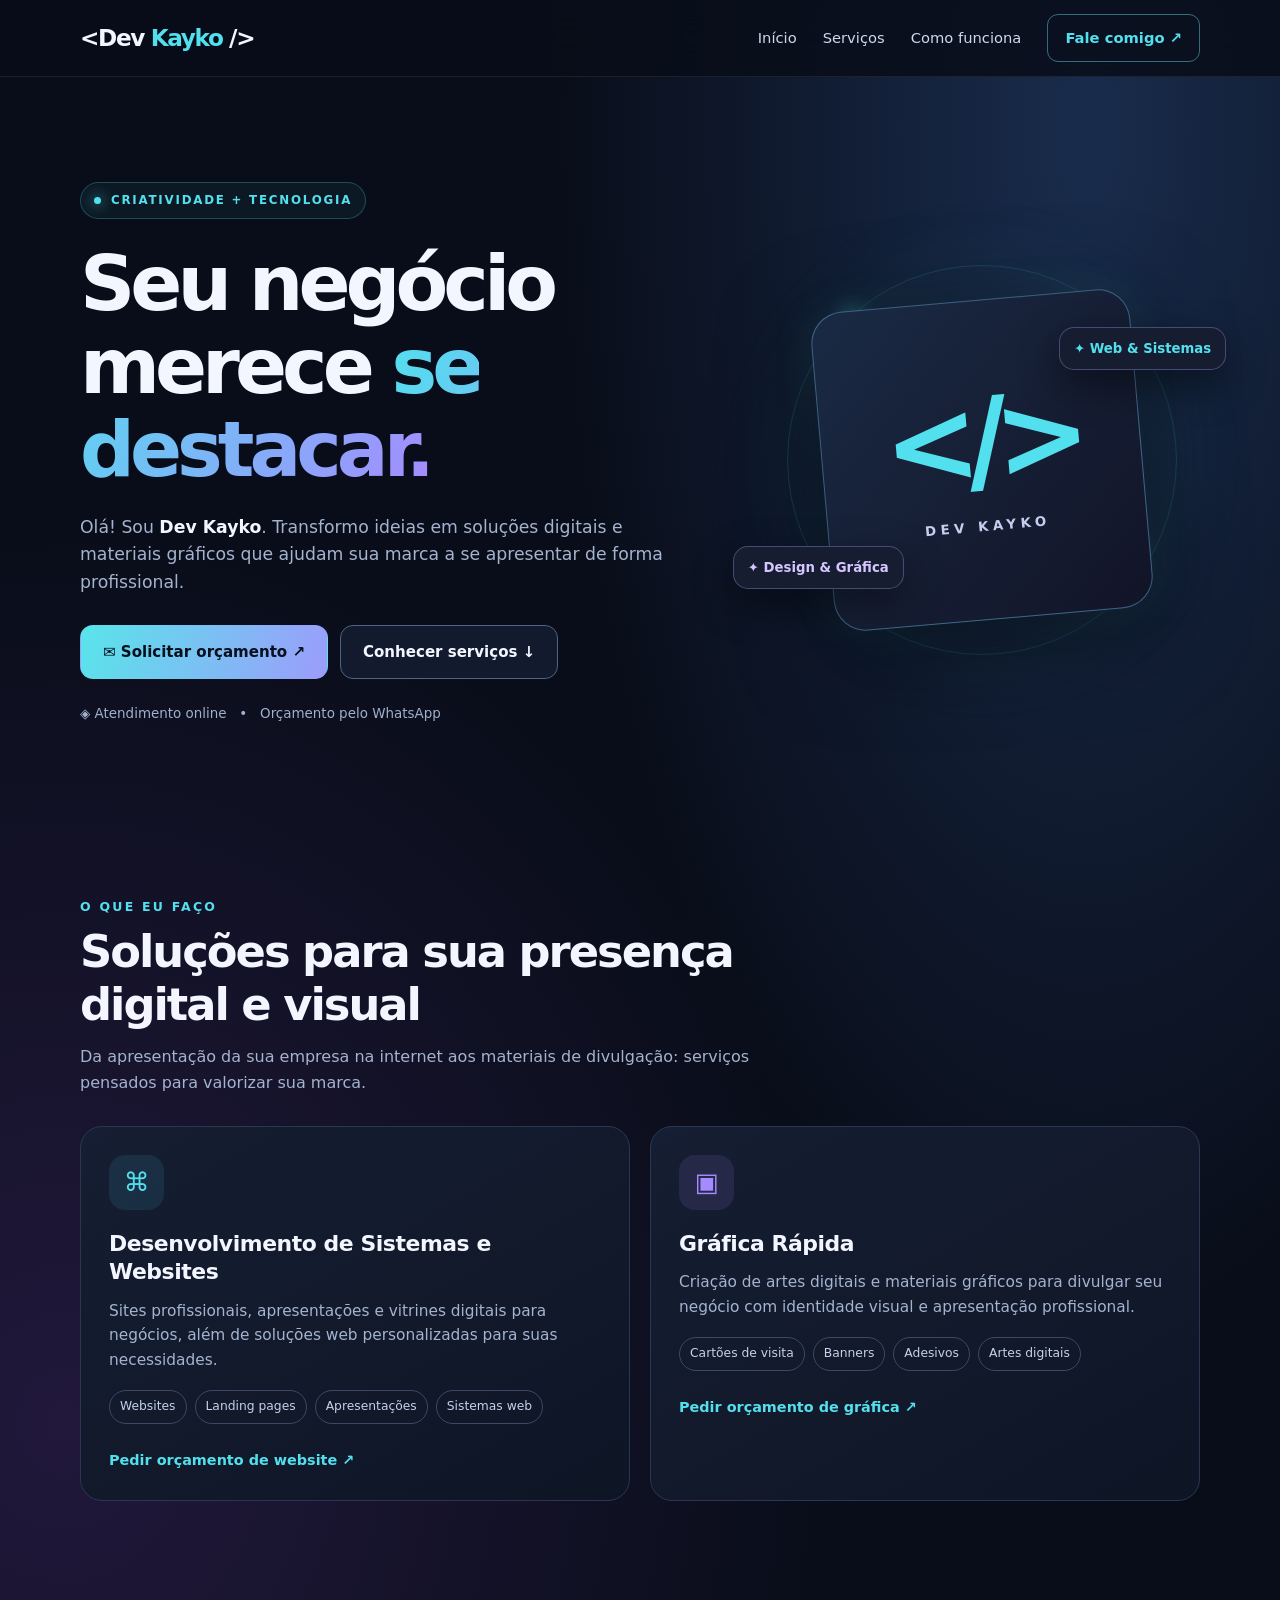
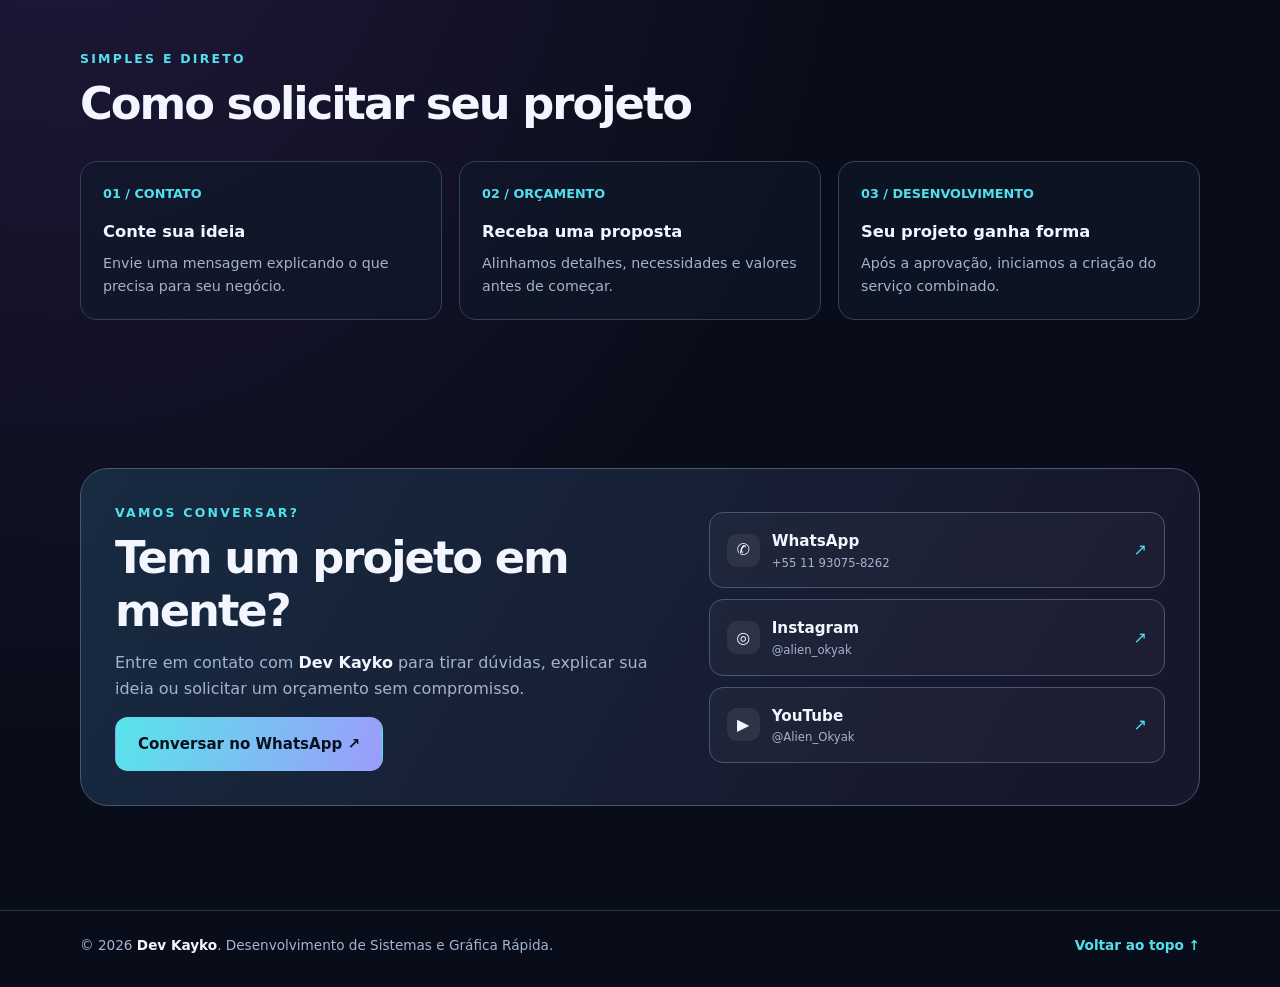
<file: dev-kayko/index.html>
<!DOCTYPE html>
<html lang="pt-BR">
<head>
  <meta charset="UTF-8" />
  <meta name="viewport" content="width=device-width, initial-scale=1.0" />
  <meta name="theme-color" content="#090d19" />
  <meta name="description" content="Dev Kayko — desenvolvimento de sistemas, websites, apresentações digitais e serviços de gráfica rápida. Solicite seu orçamento." />
  <title>Dev Kayko | Serviços e Contato</title>
  <style>
    :root{color-scheme:dark;--bg:#090d19;--panel:#11182a;--line:#2b3752;--text:#f3f6ff;--muted:#a4b3ce;--cyan:#52e0ee;--violet:#a58bff;--mint:#88f2c1}
    *{box-sizing:border-box}html{scroll-behavior:smooth}body{margin:0;background:radial-gradient(ellipse at 85% 5%,#192c4c 0,transparent 35%),radial-gradient(ellipse at 5% 55%,#21183b 0,transparent 45%),var(--bg);color:var(--text);font-family:Inter,ui-sans-serif,system-ui,-apple-system,'Segoe UI',sans-serif;line-height:1.6;min-height:100vh;overflow-x:hidden}a{color:inherit;text-decoration:none}button,input,select,textarea{font:inherit}button{cursor:pointer}::selection{background:#52e0ee66}
    .wrap{width:min(1120px,calc(100% - 40px));margin:auto}.topbar{position:sticky;top:0;z-index:20;background:#090d19db;backdrop-filter:blur(18px);border-bottom:1px solid #ffffff14}.nav{height:76px;display:flex;align-items:center;justify-content:space-between;gap:20px}.brand{font-weight:900;letter-spacing:-.06em;font-size:1.45rem;white-space:nowrap}.brand em{font-style:normal;color:var(--cyan)}.navlinks{display:flex;align-items:center;gap:26px;font-size:.92rem;color:#ccdaee}.navlinks a:hover,.footer a:hover{color:var(--cyan)}.navbtn{padding:11px 17px;border:1px solid #68e3ed72;border-radius:11px;color:var(--cyan)!important;font-weight:800}.hamb{display:none;color:var(--text);border:1px solid var(--line);background:var(--panel);border-radius:10px;padding:8px 12px}
    .hero{position:relative;padding:105px 0 85px;display:grid;grid-template-columns:1.18fr .82fr;align-items:center;gap:55px}.eyebrow{display:inline-flex;align-items:center;gap:10px;padding:8px 13px;color:var(--cyan);background:#52e0ee0e;border:1px solid #52e0ee42;border-radius:99px;font-size:.74rem;font-weight:800;text-transform:uppercase;letter-spacing:.15em}.dot{width:7px;height:7px;background:var(--cyan);border-radius:50%;box-shadow:0 0 14px var(--cyan)}h1,h2,h3,p{margin-top:0}h1{font-size:clamp(2.7rem,6vw,5.25rem);line-height:1.08;letter-spacing:-.065em;margin:24px 0 22px}h1 .gradient{background:linear-gradient(115deg,var(--cyan),var(--violet));-webkit-background-clip:text;background-clip:text;color:transparent}.lead{font-size:1.08rem;max-width:640px;color:var(--muted)}.actions{display:flex;flex-wrap:wrap;gap:12px;margin-top:28px}.btn{display:inline-flex;align-items:center;justify-content:center;gap:9px;border:1px solid transparent;border-radius:13px;padding:14px 22px;font-size:.94rem;font-weight:800;transition:transform .2s,background .2s,border-color .2s}.btn:hover{transform:translateY(-3px)}.primary{background:linear-gradient(110deg,#58e5ea,#9c9cfb);color:#07101e}.outline{border-color:#4e6385;background:#172138a6}.outline:hover{border-color:var(--cyan)}.mini{font-size:.85rem;padding:11px 14px}.meta{margin-top:24px;color:#9fb1cb;font-size:.84rem}.hero-art{min-height:370px;position:relative;display:grid;place-items:center}.orbit{position:absolute;width:min(100%,390px);aspect-ratio:1;border:1px solid #54dbe82c;border-radius:50%;box-shadow:0 0 95px #4fe2eb0e,inset 0 0 55px #52e0ee0e;animation:spin 28s linear infinite}.orbit:before,.orbit:after{content:"";position:absolute;inset:36px;border:1px dashed #a58bff39;border-radius:50%}.orbit:after{inset:80px;border-color:#52e0ee47}.orb{position:absolute;width:12px;height:12px;border-radius:50%;background:var(--cyan);box-shadow:0 0 20px var(--cyan);top:12%;left:15%}.orb.two{background:var(--violet);top:72%;left:88%;width:9px;height:9px}.dev-card{position:relative;width:min(87%,320px);aspect-ratio:1;background:linear-gradient(135deg,#1a2a44,#121427);border:1px solid #73bdec6e;border-radius:32px;display:flex;flex-direction:column;align-items:center;justify-content:center;box-shadow:0 20px 90px #0008,0 0 44px #54e6e51a;transform:rotate(-5deg);animation:float 6s ease-in-out infinite}.dev-card .symbol{font-size:clamp(4.5rem,10vw,7.2rem);font-weight:900;color:var(--cyan);letter-spacing:-.12em;line-height:1}.dev-card small{letter-spacing:.34em;color:#c4cff0;font-weight:800;text-transform:uppercase;margin-top:18px}.spark{position:absolute;border:1px solid #a5a7fd55;background:#161d31;border-radius:15px;padding:10px 14px;font-weight:800;font-size:.83rem;box-shadow:0 15px 40px #0007}.spark.one{top:14%;right:-6%;color:var(--cyan)}.spark.two{bottom:15%;left:-7%;color:#d6c5ff}@keyframes spin{to{transform:rotate(360deg)}}@keyframes float{50%{transform:translateY(-12px) rotate(-3deg)}}
    section{scroll-margin-top:95px}.section{padding:74px 0}.section-heading{max-width:720px;margin-bottom:30px}.kicker{color:var(--cyan);font-size:.78rem;text-transform:uppercase;font-weight:900;letter-spacing:.18em;margin-bottom:9px}.section h2{font-size:clamp(1.9rem,4vw,2.8rem);letter-spacing:-.045em;line-height:1.18;margin-bottom:13px}.section-heading p{color:var(--muted)}.cards{display:grid;grid-template-columns:repeat(2,minmax(0,1fr));gap:20px}.service{background:linear-gradient(150deg,#151e32,#0e1525);border:1px solid var(--line);border-radius:22px;padding:28px;transition:transform .2s,border-color .2s}.service:hover{transform:translateY(-5px);border-color:#52e0ee6b}.service .ico{display:grid;place-items:center;width:55px;height:55px;border-radius:16px;background:#52e0ee18;color:var(--cyan);font-size:1.6rem;margin-bottom:20px}.service:nth-child(2) .ico{background:#aa87ff1c;color:var(--violet)}.service h3{font-size:1.37rem;line-height:1.3;letter-spacing:-.02em;margin-bottom:12px}.service p{color:var(--muted);font-size:.96rem}.chips{display:flex;flex-wrap:wrap;gap:8px;margin:18px 0 23px}.chips span{font-size:.77rem;border:1px solid #3b4965;border-radius:99px;padding:6px 10px;color:#c4d2ea}.textlink{color:var(--cyan);font-size:.9rem;font-weight:800}.textlink:hover{text-decoration:underline}
    .process{display:grid;grid-template-columns:repeat(3,minmax(0,1fr));gap:17px}.step{background:#10192a9c;border:1px solid #34415d;border-radius:17px;padding:22px}.number{font-size:.8rem;color:var(--cyan);font-weight:900;margin-bottom:14px}.step h3{font-size:1.02rem;margin-bottom:7px}.step p{font-size:.89rem;color:var(--muted);margin-bottom:0}
    .contact-panel{background:linear-gradient(120deg,#172b41,#17172c 85%);border:1px solid #4a5674;border-radius:28px;padding:34px;display:grid;grid-template-columns:1.1fr .9fr;gap:36px;align-items:center}.contact-panel h2{margin-bottom:12px}.contact-panel p{color:var(--muted)}.socials{display:grid;gap:11px}.social{display:flex;align-items:center;justify-content:space-between;gap:15px;border:1px solid #485675;border-radius:14px;padding:15px 17px;background:#ffffff08;transition:background .2s,border-color .2s}.social:hover{background:#52e0ee12;border-color:var(--cyan)}.social .left{display:flex;align-items:center;gap:12px}.social .icon{display:grid;place-items:center;width:33px;height:33px;background:#ffffff12;border-radius:10px;font-weight:900}.social strong{font-size:.95rem}.social small{display:block;font-size:.73rem;color:var(--muted)}.social .arrow{color:var(--cyan)}.foot{margin-top:30px;border-top:1px solid #29334a;padding:24px 0 30px}.footer{display:flex;justify-content:space-between;align-items:center;gap:20px;color:var(--muted);font-size:.85rem}.footer span strong{color:var(--text)}.to-top{display:inline-block;color:var(--cyan);font-weight:700}.sr-only{position:absolute;width:1px;height:1px;padding:0;margin:-1px;overflow:hidden;clip:rect(0,0,0,0);white-space:nowrap;border:0}a:focus-visible,button:focus-visible{outline:3px solid var(--cyan);outline-offset:3px}
    @media(max-width:800px){.hero{grid-template-columns:1fr;padding:66px 0 35px;gap:15px}.hero-art{min-height:310px}.contact-panel{grid-template-columns:1fr}.navlinks{display:none;position:absolute;left:0;right:0;top:76px;flex-direction:column;align-items:stretch;gap:0;padding:12px 20px 20px;background:#0c1221;border-bottom:1px solid var(--line)}.navlinks.open{display:flex}.navlinks a{padding:13px}.hamb{display:block}.cards{grid-template-columns:1fr}.process{grid-template-columns:1fr}.section{padding:50px 0}}
    @media(max-width:460px){.wrap{width:min(100% - 30px,1120px)}.hero-art{min-height:270px}.orbit{width:275px}.dev-card{width:220px}.spark.one{right:-2%}.spark.two{left:-1%}.contact-panel{padding:23px}.actions .btn{width:100%}.footer{align-items:flex-start;flex-direction:column}}
    @media(prefers-reduced-motion:reduce){*,*:before,*:after{animation-duration:.01ms!important;animation-iteration-count:1!important;scroll-behavior:auto!important;transition-duration:.01ms!important}}
  </style>
</head>
<body id="inicio">
  <header class="topbar">
    <nav class="wrap nav" aria-label="Navegação principal">
      <a class="brand" href="#inicio" aria-label="Dev Kayko, início">&lt;Dev <em>Kayko</em> /&gt;</a>
      <button class="hamb" id="menuButton" aria-expanded="false" aria-controls="navLinks" aria-label="Abrir menu">☰</button>
      <div class="navlinks" id="navLinks">
        <a href="#inicio">Início</a><a href="#servicos">Serviços</a><a href="#como-funciona">Como funciona</a><a class="navbtn" href="#contato">Fale comigo ↗</a>
      </div>
    </nav>
  </header>
  <main>
    <div class="wrap hero">
      <div>
        <div class="eyebrow"><span class="dot" aria-hidden="true"></span> Criatividade + tecnologia</div>
        <h1>Seu negócio merece <span class="gradient">se destacar.</span></h1>
        <p class="lead">Olá! Sou <strong style="color:var(--text)">Dev Kayko</strong>. Transformo ideias em soluções digitais e materiais gráficos que ajudam sua marca a se apresentar de forma profissional.</p>
        <div class="actions">
          <a class="btn primary" href="https://wa.me/5511930758262?text=Ol%C3%A1%2C%20Dev%20Kayko!%20Gostaria%20de%20solicitar%20um%20or%C3%A7amento." target="_blank" rel="noopener noreferrer">✉ Solicitar orçamento ↗</a>
          <a class="btn outline" href="#servicos">Conhecer serviços ↓</a>
        </div>
        <p class="meta">◈ Atendimento online &nbsp; • &nbsp; Orçamento pelo WhatsApp</p>
      </div>
      <div class="hero-art" aria-hidden="true"><div class="orbit"><i class="orb"></i><i class="orb two"></i></div><div class="dev-card"><div class="symbol">&lt;/&gt;</div><small>Dev Kayko</small></div><div class="spark one">✦ Web & Sistemas</div><div class="spark two">✦ Design & Gráfica</div></div>
    </div>
    <section class="section wrap" id="servicos">
      <div class="section-heading"><div class="kicker">O que eu faço</div><h2>Soluções para sua presença digital e visual</h2><p>Da apresentação da sua empresa na internet aos materiais de divulgação: serviços pensados para valorizar sua marca.</p></div>
      <div class="cards">
        <article class="service"><div class="ico" aria-hidden="true">⌘</div><h3>Desenvolvimento de Sistemas e Websites</h3><p>Sites profissionais, apresentações e vitrines digitais para negócios, além de soluções web personalizadas para suas necessidades.</p><div class="chips"><span>Websites</span><span>Landing pages</span><span>Apresentações</span><span>Sistemas web</span></div><a class="textlink" target="_blank" rel="noopener noreferrer" href="https://wa.me/5511930758262?text=Ol%C3%A1%2C%20Dev%20Kayko!%20Quero%20um%20or%C3%A7amento%20para%20desenvolvimento%20de%20sistemas%20ou%20websites.">Pedir orçamento de website ↗</a></article>
        <article class="service"><div class="ico" aria-hidden="true">▣</div><h3>Gráfica Rápida</h3><p>Criação de artes digitais e materiais gráficos para divulgar seu negócio com identidade visual e apresentação profissional.</p><div class="chips"><span>Cartões de visita</span><span>Banners</span><span>Adesivos</span><span>Artes digitais</span></div><a class="textlink" target="_blank" rel="noopener noreferrer" href="https://wa.me/5511930758262?text=Ol%C3%A1%2C%20Dev%20Kayko!%20Quero%20um%20or%C3%A7amento%20de%20gr%C3%A1fica%20r%C3%A1pida.">Pedir orçamento de gráfica ↗</a></article>
      </div>
    </section>
    <section class="section wrap" id="como-funciona"><div class="section-heading"><div class="kicker">Simples e direto</div><h2>Como solicitar seu projeto</h2></div><div class="process"><div class="step"><div class="number">01 / CONTATO</div><h3>Conte sua ideia</h3><p>Envie uma mensagem explicando o que precisa para seu negócio.</p></div><div class="step"><div class="number">02 / ORÇAMENTO</div><h3>Receba uma proposta</h3><p>Alinhamos detalhes, necessidades e valores antes de começar.</p></div><div class="step"><div class="number">03 / DESENVOLVIMENTO</div><h3>Seu projeto ganha forma</h3><p>Após a aprovação, iniciamos a criação do serviço combinado.</p></div></div></section>
    <section class="section wrap" id="contato"><div class="contact-panel"><div><div class="kicker">Vamos conversar?</div><h2>Tem um projeto em mente?</h2><p>Entre em contato com <strong style="color:var(--text)">Dev Kayko</strong> para tirar dúvidas, explicar sua ideia ou solicitar um orçamento sem compromisso.</p><a class="btn primary" href="https://wa.me/5511930758262?text=Ol%C3%A1%2C%20Dev%20Kayko!%20Quero%20conversar%20sobre%20um%20projeto." target="_blank" rel="noopener noreferrer">Conversar no WhatsApp ↗</a></div><div class="socials" aria-label="Redes e contato"><a class="social" href="https://wa.me/5511930758262" target="_blank" rel="noopener noreferrer"><span class="left"><span class="icon">✆</span><span><strong>WhatsApp</strong><small>+55 11 93075-8262</small></span></span><span class="arrow">↗</span></a><a class="social" href="https://www.instagram.com/alien_okyak/?hl=pt-br" target="_blank" rel="noopener noreferrer"><span class="left"><span class="icon">◎</span><span><strong>Instagram</strong><small>@alien_okyak</small></span></span><span class="arrow">↗</span></a><a class="social" href="https://www.youtube.com/@Alien_Okyak" target="_blank" rel="noopener noreferrer"><span class="left"><span class="icon">▶</span><span><strong>YouTube</strong><small>@Alien_Okyak</small></span></span><span class="arrow">↗</span></a></div></div></section>
  </main>
  <footer class="foot"><div class="wrap footer"><span>© <span id="year">2026</span> <strong>Dev Kayko</strong>. Desenvolvimento de Sistemas e Gráfica Rápida.</span><a class="to-top" href="#inicio">Voltar ao topo ↑</a></div></footer>
  <script>
    document.getElementById('year').textContent = new Date().getFullYear();
    const menuButton=document.getElementById('menuButton');const navLinks=document.getElementById('navLinks');
    menuButton.addEventListener('click',()=>{const expanded=menuButton.getAttribute('aria-expanded')==='true';menuButton.setAttribute('aria-expanded',String(!expanded));menuButton.setAttribute('aria-label',expanded?'Abrir menu':'Fechar menu');navLinks.classList.toggle('open',!expanded)});
    navLinks.querySelectorAll('a').forEach(link=>link.addEventListener('click',()=>{navLinks.classList.remove('open');menuButton.setAttribute('aria-expanded','false');menuButton.setAttribute('aria-label','Abrir menu')}));
  </script>
</body>
</html>
</file>
<file: css/style.css>
/*
  SORVETERIA MANAGER 1.0.5 — DEV KAYKO
  1. Variáveis / temas
  2. Estrutura / componentes
  3. PDV em tela cheia no desktop
  4. Mobile e impressão
  Para trocar as cores, edite as variáveis abaixo.
*/

/* ── 1. CORES CLARAS E ESCURAS ── */
:root {
  font-family:Inter,ui-sans-serif,system-ui,-apple-system,'Segoe UI',Arial,sans-serif;
  color-scheme:light;
  --bg:#fbf5fc; --surface:#ffffff; --surface-2:#fbf5ff;
  --text:#182a47; --muted:#657891; --line:#e0e8f3;
  --primary:#8049b7; --primary-hover:#63328f; --primary-soft:#f1e4fc;
  --sidebar:#251536; --sidebar-text:#c6d8ef; --sidebar-active:#53306b;
  --success:#168352; --success-bg:#e6f7ec; --danger:#b52740;
  --danger-bg:#fff0f2; --warning:#95631e; --warning-bg:#fff7e9;
  --input:#ffffff; --key:#ffffff; --shadow:0 8px 24px rgba(20,43,80,.035);
}
html[data-theme="dark"] {
  color-scheme:dark;
  --bg:#160f20; --surface:#281c37; --surface-2:#382547;
  --text:#e8f1fe; --muted:#a7bbd4; --line:#2b425e;
  --primary:#c18bff; --primary-hover:#a875e1; --primary-soft:#442a59;
  --sidebar:#100b19; --sidebar-text:#c3d6ed; --sidebar-active:#29456e;
  --success:#67dda4; --success-bg:#173b33; --danger:#ff8798;
  --danger-bg:#452535; --warning:#f1bc68; --warning-bg:#443721;
  --input:#172942; --key:#223550; --shadow:none;
}
*{box-sizing:border-box}
html,body{margin:0;min-width:320px}
body{color:var(--text);background:var(--bg)}
button,input,select{font:inherit}
button{cursor:pointer}
button:disabled{cursor:not-allowed;opacity:.42}
input,select{width:100%;min-width:0;border:1px solid var(--line);border-radius:9px;background:var(--input);color:var(--text);padding:10px 11px}
input:focus,select:focus,button:focus-visible{outline:2px solid var(--primary);outline-offset:1px}
label{display:grid;gap:6px;min-width:0;font-size:.82rem;font-weight:650;color:var(--muted)}
h1,h2,h3,h4,p{margin-top:0}
h1{font-size:1.17rem;margin-bottom:2px}
h2{font-size:1.48rem;margin-bottom:6px}
h3{font-size:1.02rem;margin-bottom:12px}
h4{font-size:.91rem;margin-bottom:9px}
p{color:var(--muted);line-height:1.5}
small{font-size:.74rem}
[hidden]{display:none!important}

/* ── 2. NAVEGAÇÃO E COMPONENTES GERAIS ── */
.shell{display:flex;min-height:100vh}
.sidebar{flex:0 0 248px;width:248px;position:sticky;top:0;height:100vh;display:flex;flex-direction:column;background:var(--sidebar);color:var(--sidebar-text);padding:17px 12px;z-index:5}
.brand{display:flex;align-items:center;gap:10px;padding:6px 7px 24px;min-width:0}
.brand-icon{flex:0 0 39px;width:39px;height:39px;border-radius:12px;display:grid;place-items:center;background:#ac71df;color:#fff;font-size:1.45rem;font-weight:900}
.brand-copy{min-width:0}.brand strong{font-size:.85rem;display:block;line-height:1.2;overflow-wrap:anywhere}.brand small{display:block;font-size:.59rem;margin-top:4px;letter-spacing:1px;color:#9db7d5}
.sidebar nav{display:grid;gap:4px}.nav-item{display:flex;align-items:flex-start;gap:11px;padding:12px 12px;text-align:left;background:none;border:0;color:var(--sidebar-text);border-radius:10px;font-weight:650;font-size:.81rem;line-height:1.25;white-space:normal;min-width:0}.nav-item:hover,.nav-item.active{background:var(--sidebar-active);color:#fff}.nav-item span:last-child{display:block;flex:1;min-width:0;overflow-wrap:anywhere;word-break:normal}.nav-icon{flex:0 0 21px;font-size:1.1rem;min-width:21px;text-align:center;margin-top:1px}
.side-foot{margin-top:auto;padding:14px 8px 3px;font-size:.71rem}.side-foot small{display:block;margin-top:8px}.status-dot{display:inline-block;width:8px;height:8px;background:#55d9a3;border-radius:100%;margin-right:4px}
.main-wrap{display:flex;flex-direction:column;flex:1;min-width:0;min-height:100vh}
.topbar{min-height:68px;padding:11px 25px;display:flex;align-items:center;justify-content:space-between;gap:12px;background:var(--surface);border-bottom:1px solid var(--line)}
.top-heading{display:flex;align-items:center;gap:12px}.topbar p{margin:0;font-size:.73rem}.top-actions{display:flex;gap:8px;align-items:center}
.chip,.pill,.mini-chip{display:inline-block;white-space:nowrap;border-radius:20px;font-size:.71rem;font-weight:800}.chip{background:var(--warning-bg);color:var(--warning);padding:8px 11px}.chip.open{background:var(--success-bg);color:var(--success)}.pill{background:var(--primary-soft);color:var(--primary);padding:3px 9px;vertical-align:middle}.mini-chip{background:var(--surface-2);color:var(--muted);padding:5px 8px}
main{padding:23px 25px;flex:1;width:100%;max-width:1580px;margin:0 auto}.page{display:none}.page.active{display:block}
footer{font-size:.72rem;color:var(--muted);text-align:center;padding:14px}
.btn,.icon-btn{border:0;border-radius:9px;font-weight:750;font-size:.8rem;white-space:nowrap}.btn{padding:10px 13px}.btn-primary{background:var(--primary);color:#fff}.btn-primary:hover{background:var(--primary-hover)}html[data-theme="dark"] .btn-primary{color:#071426}.btn-secondary{background:var(--primary-soft);color:var(--primary)}.btn-danger{background:var(--danger-bg);color:var(--danger)}.btn-ghost{background:var(--surface-2);color:var(--text)}.btn-light{background:#fff;color:#1358bb}.btn-block{display:block;width:100%}.icon-btn{background:var(--surface-2);color:var(--text);padding:9px 12px}.mobile-menu{display:none}.link-btn,.table-action{background:none;border:0;color:var(--primary);font-size:.77rem;font-weight:750;padding:5px;white-space:nowrap}.table-action.danger{color:var(--danger)}
.welcome{display:flex;align-items:center;justify-content:space-between;gap:15px;background:linear-gradient(115deg,#793da5,#be72ac);border-radius:15px;color:white;padding:25px 28px;margin-bottom:18px}.welcome p{color:#e9f1ff;margin-bottom:0}.welcome h2{font-size:1.65rem}.eyebrow{font-size:.69rem;letter-spacing:1.4px;color:#c3daff;font-weight:800}
.stat-grid{display:grid;grid-template-columns:repeat(4,minmax(0,1fr));gap:12px;margin-bottom:17px}.stat{border:1px solid var(--line);border-radius:13px;background:var(--surface);padding:17px;display:grid;gap:8px;min-width:0;box-shadow:var(--shadow)}.stat span{color:var(--muted);font-size:.8rem}.stat strong{font-size:clamp(1.12rem,1.9vw,1.7rem);overflow-wrap:anywhere}.stat small{color:var(--muted)}.stats-three{grid-template-columns:repeat(3,minmax(0,1fr))}
.two-col{display:grid;grid-template-columns:1.3fr 1fr;gap:15px}.stack-panels{display:grid;gap:15px;align-content:start}.panel{min-width:0;border:1px solid var(--line);border-radius:13px;background:var(--surface);padding:18px;box-shadow:var(--shadow)}.panel-head,.section-head{display:flex;align-items:center;justify-content:space-between;gap:10px}.panel-head{margin-bottom:13px}.panel-head h3{margin:0}.panel-head small{color:var(--muted)}.section-head{margin-bottom:18px}.section-head p{margin-bottom:0}.top-gap{margin-top:16px}
.form-row{display:flex;align-items:end;gap:11px;flex-wrap:wrap}.form-row label{flex:1;min-width:130px}.form-row .grow{flex:2}.stack-form{display:grid;gap:14px}.action-row,.button-stack{display:flex;gap:9px;flex-wrap:wrap}.button-stack{flex-direction:column;align-items:start;margin:18px 0}.upload-label{cursor:pointer}
.table-wrap{max-width:100%;overflow-x:auto}table{width:100%;border-collapse:collapse;text-align:left;font-size:.81rem}th{color:var(--muted);background:var(--surface-2);font-weight:750;font-size:.73rem}th,td{padding:11px 8px;border-bottom:1px solid var(--line);vertical-align:middle}tbody tr:last-child td{border-bottom:0}td{overflow-wrap:anywhere}.right{text-align:right}.empty{text-align:center;color:var(--muted);padding:24px}.sub-info{display:block;color:var(--muted);margin-top:4px;font-weight:400}.hint{font-size:.76rem;color:var(--muted);margin:10px 0}.muted{color:var(--muted);font-size:.83rem;margin:0}.notice-list{display:grid;gap:8px}.notice{background:var(--warning-bg);color:var(--warning);border-radius:8px;padding:10px;font-size:.78rem}.security-note{background:var(--warning-bg);border-radius:10px;padding:12px;color:var(--warning);font-size:.78rem}.voided-row{opacity:.7}.tag-danger,.tag-in,.tag-out{font-size:.65rem;font-weight:900;border-radius:5px;padding:2px 5px;white-space:nowrap}.tag-danger,.tag-out{background:var(--danger-bg);color:var(--danger)}.tag-in{background:var(--success-bg);color:var(--success)}.balance-negative{color:var(--danger)!important}.balance-positive{color:var(--success)!important}
.modal-overlay{position:fixed;inset:0;z-index:30;display:grid;place-items:center;padding:15px;background:#051022bc}.modal{width:100%;max-width:475px;max-height:91vh;overflow-y:auto;background:var(--surface);border-radius:15px;padding:23px;border:1px solid var(--line);box-shadow:0 25px 80px #0005}.modal-head{display:flex;align-items:center;justify-content:space-between;margin-bottom:16px}.modal-head h3{margin:0}.modal-actions{display:flex;justify-content:flex-end;gap:9px;margin-top:20px}.toast{display:none;position:fixed;z-index:40;bottom:18px;right:18px;max-width:min(92vw,480px);background:#123158;color:#fff;border-radius:10px;padding:13px 17px;box-shadow:0 6px 22px #0004;font-size:.83rem}.toast.show{display:block}

/* ── METAS E RELATÓRIOS ── */
.goal-block{margin-bottom:8px}.goal-values{display:flex;align-items:baseline;gap:9px;flex-wrap:wrap;margin:8px 0}.goal-values strong{font-size:1.25rem}.goal-values span,.goal-bottom{color:var(--muted);font-size:.8rem}.progress-track{height:12px;border-radius:16px;background:var(--surface-2);overflow:hidden;border:1px solid var(--line)}.progress-fill{height:100%;border-radius:16px;background:var(--primary);transition:width .25s}.progress-fill.success{background:var(--success)}.goal-bottom{display:flex;justify-content:space-between;gap:12px;margin-top:8px}.goal-bottom strong{color:var(--text)}.soft-divider{border:0;border-top:1px solid var(--line);margin:20px 0}
.report-filters{margin-bottom:15px}.report-filters .form-row{margin:0}.report-stats{margin-bottom:15px}.report-block{margin-bottom:15px}.summary-grid{display:grid;grid-template-columns:repeat(3,minmax(0,1fr));gap:11px}.summary-grid>div{padding:12px;border-radius:9px;background:var(--surface-2)}.summary-grid span{display:block;color:var(--muted);font-size:.77rem;margin-bottom:6px}.summary-grid strong{font-size:1.05rem}.summary-grid .summary-wide{grid-column:1/-1}.summary-grid p{margin:0;color:var(--text);font-size:.82rem}.report-disclaimer{padding:4px 0 12px}#printHeader{display:none}

/* ── 3. PDV COM ALTURA FIXA NA TELA DO DESKTOP ── */
@media(min-width:901px){
  body.pdv-mode{height:100dvh;overflow:hidden}
  body.pdv-mode .shell{height:100dvh;min-height:0}
  body.pdv-mode .sidebar{width:69px;flex-basis:69px;padding-left:8px;padding-right:8px}
  body.pdv-mode .brand{padding:6px 6px 15px}
  body.pdv-mode .brand-copy,body.pdv-mode .nav-item>span:not(.nav-icon),body.pdv-mode .side-foot{display:none}
  body.pdv-mode .nav-item{padding:11px 10px;justify-content:center}
  body.pdv-mode .nav-icon{min-width:20px;font-size:1.23rem}
  body.pdv-mode .main-wrap{height:100dvh;min-height:0;overflow:hidden}
  body.pdv-mode .topbar{height:62px;min-height:62px;padding:7px 16px}
  body.pdv-mode main{flex:1;min-height:0;max-width:none;overflow:hidden;padding:10px 12px 13px}
  body.pdv-mode footer{display:none}
  #page-caixa.active{display:flex;flex-direction:column;height:100%;min-height:0}
  body.pdv-focus .sidebar,body.pdv-focus .topbar{display:none}
  body.pdv-focus main{padding:9px}
  .pdv-toolbar{flex:0 0 auto;min-height:48px;margin-bottom:9px}
  .pdv-grid{flex:1;min-height:0}
  .pdv-grid>.panel{height:100%;min-height:0}
  .pdv-catalog,.pdv-cart,.pdv-checkout{overflow:hidden}
  .pdv-catalog{display:flex;flex-direction:column}
  .pdv-cart{display:flex;flex-direction:column}
  .pdv-cart-table,.pdv-tiles{flex:1;min-height:0;overflow-y:auto}
  .pdv-checkout{display:flex;flex-direction:column;gap:5px;overflow-y:auto;scrollbar-width:thin}
  .pdv-checkout .pdv-keyboard{flex:1;min-height:155px;display:flex;flex-direction:column}
  .pdv-numpad{flex:1;min-height:0}
  .pdv-numpad button{min-height:30px}
}
.pdv-toolbar{display:flex;align-items:center;justify-content:space-between;gap:10px}.pdv-toolbar h2{font-size:1.12rem;margin-bottom:0}.pdv-toolbar small{color:var(--muted);font-size:.71rem}.pdv-grid{display:grid;grid-template-columns:minmax(250px,1.18fr) minmax(205px,.86fr) minmax(280px,.88fr);gap:10px;align-items:stretch}.pdv-grid>.panel{padding:12px}.pdv-grid .panel-head{margin-bottom:7px}.pdv-grid h3{font-size:.91rem}.pdv-grid input,.pdv-grid select{padding:7px 9px;font-size:.81rem;border-radius:7px}.compact-label{font-size:.72rem;gap:4px}.pdv-filters{display:grid;grid-template-columns:1fr 1fr;gap:8px;margin:7px 0}.pdv-quick-qty{display:flex;align-items:end;gap:8px;margin-bottom:7px}.pdv-quick-qty label{width:115px}.pdv-quick-qty .btn{padding:8px}.pdv-tiles{display:grid;grid-template-columns:repeat(2,minmax(0,1fr));grid-auto-rows:min-content;align-content:start;gap:8px;padding:1px 4px 1px 1px;max-height:490px;overflow-y:auto}.pdv-tile{display:flex;flex-direction:column;align-items:flex-start;gap:5px;min-height:102px;padding:10px;border:1px solid var(--line);border-radius:10px;background:var(--primary-soft);color:var(--text);white-space:normal;text-align:left}.pdv-tile.tile-service{background:var(--success-bg)}.pdv-tile strong{font-size:.77rem;line-height:1.3}.tile-type{font-size:.59rem;color:var(--muted);font-weight:800}.tile-price{font-size:.89rem;font-weight:900;color:var(--primary)}.tile-price small{font-size:.62rem;color:var(--muted);font-weight:500}.tile-stock{font-size:.68rem;color:var(--muted)}.pdv-tile:hover{outline:1px solid var(--primary)}.pdv-tile.tile-with-image{padding-top:8px}.tile-image-wrap{width:100%;height:88px;border-radius:9px;background:#fff;border:1px solid var(--line);display:flex;align-items:center;justify-content:center;overflow:hidden;padding:5px}.tile-image{width:100%;height:100%;display:block;object-fit:contain;object-position:center}.pdv-catalog-foot{flex-shrink:0;color:var(--muted);font-size:.67rem;padding-top:7px}.pdv-no-results{grid-column:1/-1;color:var(--muted);text-align:center;padding:30px 5px;font-size:.85rem}.pdv-cart-table{overflow-y:auto;max-height:540px}.pdv-cart-table table{font-size:.77rem}.pdv-cart-table th,.pdv-cart-table td{padding:8px 5px}.cart-foot{display:flex;align-items:center;gap:8px;justify-content:space-between;border-top:1px solid var(--line);padding-top:10px;color:var(--muted);font-size:.76rem}.cart-foot strong{margin-right:auto;color:var(--text)}.cart-foot .link-btn{font-size:.7rem}
.pdv-checkout .form-row{flex-wrap:nowrap;gap:6px}.pdv-checkout .form-row label{min-width:0}.pdv-checkout .form-row input,.pdv-checkout .form-row select{width:100%}.summary-line{display:flex;align-items:center;justify-content:space-between;gap:8px;font-size:.81rem}.summary-line span{color:var(--muted)}.total-line{background:var(--primary-soft);border-radius:8px;padding:7px 9px}.total-line strong{font-size:1.32rem;color:var(--primary)}.change-row{padding:0 3px}.pdv-keyboard{padding:7px;border-radius:9px;background:var(--surface-2)}.pdv-keyboard-title{display:flex;align-items:center;justify-content:space-between;gap:6px;margin-bottom:5px;font-size:.72rem}.pdv-keyboard-title small{color:var(--muted);font-size:.65rem}.pdv-numpad{display:grid;grid-template-columns:repeat(3,minmax(0,1fr));grid-template-rows:repeat(5,minmax(28px,1fr));gap:4px}.pdv-numpad button{border:1px solid var(--line);border-radius:7px;background:var(--key);color:var(--text);font-size:1.02rem;font-weight:800;padding:0}.pdv-numpad button:active{transform:scale(.97)}.pdv-numpad .key-action{background:var(--primary-soft)}.pdv-numpad .key-enter{background:var(--primary);color:#fff}.numpad-selected{outline:2px solid var(--primary)!important}.sale-note{margin-top:2px}.finish-btn{padding:11px 8px;width:100%;font-size:.86rem;margin-top:1px}

/* ── 4. RESPONSIVIDADE ── */
@media(max-width:1200px){.sidebar{flex-basis:228px;width:228px;padding-left:10px;padding-right:10px}.stat-grid{gap:9px}.stat{padding:14px}.two-col{grid-template-columns:1fr}.pdv-grid{grid-template-columns:minmax(230px,1.13fr) minmax(195px,.85fr) minmax(275px,1fr)}.pdv-toolbar .btn{padding:8px 10px;font-size:.73rem}}
@media(max-width:900px){.sidebar{position:fixed;left:-260px;top:0;height:100dvh;width:252px;flex-basis:252px;transition:left .2s;box-shadow:0 0 40px #0003}.sidebar.visible{left:0}.mobile-menu{display:inline-block}.topbar{padding:13px 16px}.top-actions{gap:5px}main{padding:16px}.pdv-grid{grid-template-columns:repeat(2,minmax(0,1fr));align-items:start}.pdv-checkout{grid-column:1/-1}.pdv-tiles{max-height:340px}.pdv-cart-table{max-height:340px}.pdv-toolbar{flex-wrap:wrap;margin-bottom:11px}.pdv-keyboard{max-width:430px;margin:auto;width:100%}.pdv-numpad button{min-height:41px}.stat-grid{grid-template-columns:repeat(2,minmax(0,1fr))}}
@media(max-width:610px){.topbar{flex-wrap:wrap}.topbar h1{font-size:.98rem}.theme-btn span{display:none}.welcome{padding:20px;flex-wrap:wrap}.welcome h2{font-size:1.36rem}.section-head{align-items:flex-start;flex-wrap:wrap}.stat{padding:13px}.stat strong{font-size:1.12rem}.pdv-grid{grid-template-columns:1fr}.pdv-checkout{grid-column:auto}.pdv-grid>.panel{padding:13px}.pdv-toolbar .action-row{width:100%}.pdv-toolbar .btn{flex:1}.pdv-tiles{grid-template-columns:repeat(2,minmax(0,1fr));max-height:340px}.tile-image-wrap{height:74px}.summary-grid{grid-template-columns:repeat(2,minmax(0,1fr))}.panel{padding:13px}.form-row label{min-width:120px}.two-col{gap:12px}.action-row{gap:6px}.stat-grid{gap:8px}.report-stats{grid-template-columns:repeat(2,minmax(0,1fr))}}
@media(max-height:700px) and (min-width:901px){.pdv-toolbar{min-height:42px;margin-bottom:6px}.pdv-grid>.panel{padding:9px}.pdv-grid .panel-head{margin-bottom:4px}.pdv-grid input,.pdv-grid select{padding:5px 8px}.pdv-tile{min-height:96px;padding:7px}.tile-image-wrap{height:68px}.pdv-checkout{gap:3px}.pdv-checkout .pdv-keyboard{padding:5px;min-height:139px}.pdv-numpad{grid-template-rows:repeat(5,minmax(26px,1fr));gap:3px}.pdv-numpad button{min-height:26px}.pdv-catalog-foot{display:none}.finish-btn{padding:8px}}

/* ── 5. IMPRESSÃO DO FECHAMENTO ── */
/* Espaço real nas QUATRO bordas do relatório A4 e do PDF. */
@page{size:A4;margin:20mm 19mm 22mm 19mm}
@media print{
  :root,html[data-theme="dark"]{--text:#111;--muted:#444;--surface:#fff;--surface-2:#f6f6f6;--line:#ccc;--bg:#fff;--primary:#111;--success:#111;--danger:#111}
  body,body.pdv-mode{height:auto!important;overflow:visible!important;background:#fff;color:#111;font-size:11px}
  .shell,.main-wrap,main{display:block!important;height:auto!important;min-height:0!important;overflow:visible!important;width:100%!important;max-width:100%!important;margin:0!important;padding:0!important}
  .sidebar,.topbar,footer,.modal-overlay,.toast,.screen-only,.section-head,.report-filters,.hint,.page:not(#page-relatorios),.btn,.link-btn,.table-action{display:none!important}
  #page-relatorios{display:block!important}
  #printHeader{display:block!important;margin-bottom:16px;border-bottom:2px solid #222;padding-bottom:11px}
  #printHeader h2{font-size:17px;margin:0 0 5px}#printHeader p{margin:2px 0;font-size:10px;color:#333}
  .stat-grid{grid-template-columns:repeat(4,minmax(0,1fr));gap:6px;margin-bottom:10px}
  .stat{padding:9px;border:1px solid #bbb;box-shadow:none}.stat strong{font-size:13px}.stat span,.stat small{font-size:9px}
  .report-block{padding:10px 12px;margin-bottom:12px;border:1px solid #bbb;box-shadow:none;break-inside:auto}
  .panel-head h3{font-size:12px}.summary-grid{gap:5px;grid-template-columns:repeat(3,minmax(0,1fr))}.summary-grid>div{padding:6px}.summary-grid strong{font-size:11px}
  .table-wrap{overflow:visible}table{font-size:9px}th,td{padding:7px 5px;border-bottom:1px solid #ccc}
  thead{display:table-header-group}tr{break-inside:avoid} .voided-row{opacity:1}
  .report-disclaimer{display:block!important;color:#333!important;font-size:9px}
}

/* ── 6. COMPROVANTES TÉRMICOS 58 MM ── */
.receipt-modal{max-width:450px}
.receipt-status{background:var(--success-bg);color:var(--success);padding:12px;border-radius:9px;font-weight:650}
.receipt-actions{display:grid;grid-template-columns:1fr 1fr;gap:9px}
.receipt-actions .btn{white-space:normal;min-height:48px;text-align:center;padding:10px}
.receipt-actions .btn:nth-child(3),.receipt-actions .btn:nth-child(4){grid-column:1/-1}
.receipt-history-actions{min-width:205px}
#receiptPaper{display:block;position:absolute;left:-10000px;top:0;width:58mm;visibility:hidden;color:#000;background:#fff;font-family:Arial,sans-serif;font-size:10px;line-height:1.35}
/* Papel total 58mm. Texto útil = 46mm, recuo de 6mm em cada lado.
   Topo 7mm, rodapé 9mm, incluindo ao salvar o recibo como PDF. */
.receipt-ticket{width:58mm;padding:7mm 6mm 9mm;background:#fff;color:#000;overflow-wrap:anywhere;break-inside:avoid;page-break-inside:avoid}
.receipt-ticket+.receipt-ticket{border-top:1px dashed #000;margin-top:5mm;padding-top:8mm}
.receipt-center{text-align:center}.receipt-center h3{font-size:13px;line-height:1.12;margin:0 0 4px;color:#000}.receipt-center p{margin:1px 0;color:#000;font-size:10px}
.receipt-divider{border:0;border-top:1px dashed #000;margin:6px 0}
.receipt-line{display:flex;justify-content:space-between;gap:4px;margin:3px 0;line-height:1.2}
.receipt-line span:last-child{text-align:right;flex:0 0 auto}
.receipt-line strong{font-weight:750}.receipt-item{margin:6px 0}.receipt-item-name{font-weight:650}
.receipt-muted{font-size:9px;color:#111}
/* A medição do comprimento usa o mesmo rodapé no monitor e no modo impressão. */
#receiptPaper .receipt-ticket footer{display:block!important;margin:0!important;padding:0!important;text-align:center!important;font-size:10px!important}
@media(max-width:430px){.receipt-actions{grid-template-columns:1fr}.receipt-actions .btn{grid-column:1/-1}}
@media print{
  html{min-width:0!important}
  body.printing-receipt{min-width:0!important;width:58mm!important;max-width:58mm!important;height:auto!important;background:white!important;overflow:visible!important;min-height:0!important}
  body.printing-receipt .shell,body.printing-receipt .toast,body.printing-receipt .modal-overlay{display:none!important}
  body.printing-receipt #receiptPaper{display:block!important;visibility:visible!important;position:static!important;left:auto!important;top:auto!important;margin:0!important;padding:0!important;width:58mm!important;color:#000!important;background:white!important}
}

@media print{
  body.printing-receipt #receiptPaper footer{display:block!important;font-size:10px!important;padding:0!important;margin:0!important;text-align:center!important}
  body.printing-receipt #receiptPaper .receipt-ticket{break-inside:avoid-page!important;box-shadow:none!important;border-radius:0!important}
}

/* ── 7. SENHA LOCAL E TRAVA DE CAIXA ── */
.auth-overlay{z-index:90;backdrop-filter:blur(5px)}
.auth-modal{max-width:455px;box-shadow:0 30px 120px #0009}
.auth-icon{width:56px;height:56px;display:grid;place-items:center;font-size:1.55rem;border-radius:16px;background:var(--primary-soft);margin:0 0 14px}
.auth-modal h3{font-size:1.35rem;margin:0 0 7px}
.auth-modal p{font-size:.83rem}
.auth-error{background:var(--danger-bg);color:var(--danger);padding:10px 12px;border-radius:8px;margin:13px 0 0}
.auth-modal .stack-form{margin-top:17px}
.auth-modal input[type=password]{font-size:1rem;letter-spacing:.06em}
.security-panel .panel-head{align-items:center}
body.pdv-focus .main-wrap{width:100%}
@media(min-width:901px){body.pdv-focus .pdv-grid{grid-template-columns:minmax(220px,1.16fr) minmax(200px,.86fr) minmax(270px,.92fr)}}

/* ── 8. PERFIS E LOGIN (VERSÃO 1.6) ── */
/* O código de recuperação só é acessível mediante autenticação com a senha antiga
   ou após confirmar um código previamente emitido. */
.recovery-overlay{z-index:170;backdrop-filter:blur(7px)}
.recovery-link{border:none;background:none;color:var(--primary);font-weight:800;padding:9px 7px;font-size:.82rem;margin:7px auto 0;text-decoration:underline;cursor:pointer}
.recovery-code-display{font-size:clamp(.9rem,3.5vw,1.18rem);font-weight:900;letter-spacing:.09em;word-break:break-word;text-align:center;color:var(--primary);background:var(--primary-soft);border:1px dashed var(--primary);border-radius:13px;padding:18px 10px;margin:14px 0}
.recovery-code-actions{display:flex;gap:8px;flex-wrap:wrap;margin:12px 0}
.recovery-code-actions .btn{flex:1;white-space:normal}
body.login-locked .shell{visibility:hidden;pointer-events:none}
.login-overlay{z-index:140;background:linear-gradient(130deg,#061326e8,#0a2651ed);backdrop-filter:blur(9px)}
.login-modal{max-width:465px;text-align:center;padding:29px 30px 23px;box-shadow:0 30px 95px #0005}
.login-emblem{width:58px;height:58px;border-radius:18px;background:linear-gradient(145deg,#a35acd,#63328f);display:grid;place-items:center;color:white;font-size:2rem;font-weight:900;margin:0 auto 13px}
.login-modal h2{font-size:1.4rem;margin-bottom:6px}.login-subtitle{font-size:.85rem;margin-bottom:19px}
.login-role-picker{display:grid;grid-template-columns:1fr 1fr;gap:10px;margin-bottom:17px}
.login-role{border:2px solid var(--line);background:var(--surface-2);color:var(--text);border-radius:13px;padding:14px 8px;display:flex;flex-direction:column;align-items:center;gap:6px}
.login-role strong{font-size:.91rem}.login-role small{font-size:.71rem;color:var(--muted)}
.login-role.selected{border-color:var(--primary);background:var(--primary-soft)}
.login-role:disabled{opacity:.4;cursor:not-allowed}
.login-modal .stack-form{text-align:left}.login-help{font-size:.8rem;margin:0}
.login-submit{font-size:.92rem;padding:13px}.login-footer{font-size:.7rem;margin:17px 0 0}
.user-role-chip{display:inline-flex;align-items:center;padding:7px 10px;border-radius:25px;background:var(--primary-soft);color:var(--primary);font-size:.72rem;font-weight:800}
body.role-operator .sidebar{display:none!important}
body.role-operator #backupQuick,body.role-operator #pdvHistoryLink,body.role-operator #exportLastSaleExcel{display:none!important}
body.role-operator .mobile-menu{display:none!important}
body.role-operator .main-wrap{width:100%;min-width:0}
body.role-operator #page-caixa{max-width:none}
body.role-operator:not(.pdv-mode) .main-wrap{min-height:100dvh}
body.role-operator .pdv-toolbar #pdvSwitchUser{display:inline-block}
@media(max-width:610px){.login-modal{padding:22px 17px}.topbar #switchUser{font-size:.69rem;padding:8px}.topbar .user-role-chip{font-size:.63rem}}
@media print{.login-overlay,.cash-access-panel,#cashAccessOverlay,.recovery-overlay,.user-role-chip,#switchUser,#pdvSwitchUser{display:none!important}}

.pdv-profile{font-size:.7rem;display:inline-flex;vertical-align:middle;padding:5px 8px;color:var(--primary);background:var(--primary-soft);border-radius:30px;font-weight:800;white-space:nowrap}

/* ── SORVETERIA: CALCULADORA POR PESO E VALOR ── */
.ice-panel{flex:0 0 auto;display:grid;gap:6px;border:1px solid var(--line);border-radius:11px;padding:9px;background:var(--surface-2);margin-bottom:8px}
.ice-top{display:flex;gap:4px;align-items:center;justify-content:space-between;flex-wrap:wrap}
.ice-top strong{font-size:.83rem}.ice-top span{color:var(--muted);font-size:.67rem}
.ice-modes{display:grid;grid-template-columns:1fr 1fr;gap:6px}
.ice-mode{background:var(--surface);border:1px solid var(--line);border-radius:8px;color:var(--text);padding:7px 5px;font-size:.76rem;font-weight:800}
.ice-mode.selected{background:var(--primary);border-color:var(--primary);color:#fff}
.ice-flavor-label{font-size:.71rem;font-weight:750;color:var(--muted)}.ice-flavor-label small{font-size:.61rem;font-weight:500}
.ice-flavor-list{display:flex;gap:4px;flex-wrap:wrap;max-height:53px;overflow-y:auto;scrollbar-width:thin;align-content:flex-start}
.ice-flavor{font-size:.68rem;line-height:1.15;padding:5px 7px;border-radius:8px;border:1px solid var(--line);background:var(--surface);color:var(--text);font-weight:700}
.ice-flavor[aria-pressed="true"]{background:var(--primary);border-color:var(--primary);color:#fff}
.ice-input-row{display:grid;grid-template-columns:1.2fr 1fr;gap:6px;align-items:end}
.ice-input-row label{min-width:0}
.ice-ball-caption{color:var(--muted);font-size:.7rem;padding-bottom:7px}
.ice-price-box{background:var(--surface);border:1px solid var(--line);border-radius:9px;display:flex;align-items:center;justify-content:space-between;padding:7px 9px;gap:9px}
.ice-price-box>div{display:grid;gap:1px;min-width:0}.ice-price-box small{font-size:.65rem;color:var(--muted)}.ice-price-box strong{color:var(--primary);font-size:1.25rem;line-height:1.1}
.ice-price-box .btn{padding:9px 11px;font-size:.76rem}
.ice-admin-info{margin-top:18px;border:1px solid var(--line);border-radius:9px;padding:12px;font-size:.8rem;line-height:1.5;color:var(--muted)}
.ice-admin-grid{grid-template-columns:1.12fr .88fr}
.pdv-catalog .compact-label{line-height:1.15}.pdv-catalog .pdv-quick-qty{margin-bottom:5px}
.pdv-catalog .pdv-filters{margin:5px 0}
.total-line{padding:10px 11px;background:var(--primary-soft)}.total-line strong{font-size:1.65rem}
@media(min-width:901px){body.pdv-mode .pdv-catalog{min-height:0}body.pdv-mode .pdv-tiles{min-height:55px;max-height:none}}
@media(max-width:900px){.ice-panel{gap:7px}.ice-admin-grid{grid-template-columns:1fr}}
@media(max-width:430px){.ice-input-row{grid-template-columns:1fr 1fr}.ice-price-box strong{font-size:1.09rem}}

/* Link do crédito Dev Kayko — página local do portfólio. */
.dev-credit-link{color:inherit;font-weight:800;text-decoration:none;text-underline-offset:3px}
.dev-credit-link:hover,.dev-credit-link:focus-visible{color:var(--primary);text-decoration:underline}
.sidebar .dev-credit-link:hover,.sidebar .dev-credit-link:focus-visible{color:#fff}
.dev-credit-link:focus-visible{outline:2px solid var(--primary);outline-offset:3px;border-radius:2px}

.side-foot,.side-foot small{overflow-wrap:anywhere}


/* ── 9. PDV COM MAIS ESPAÇO E ROLAGEM NATURAL — 1.0.4 ──
   No desktop, a página do PDV pode descer normalmente quando faltar altura.
   Não manter painéis nem teclado cortados dentro de uma altura fixa. */
@media screen {
  body.pdv-mode {height:auto;min-height:100dvh;overflow-x:hidden;overflow-y:auto;}
  body.pdv-mode .shell {height:auto;min-height:100dvh;}
  body.pdv-mode .main-wrap {height:auto;min-height:100dvh;overflow:visible;}
  body.pdv-mode main {height:auto;min-height:0;overflow:visible;padding:18px 19px 24px;}
  #page-caixa.active {display:block;height:auto;min-height:0;}
  .pdv-toolbar {align-items:flex-start;flex-wrap:wrap;gap:12px;margin-bottom:16px;}
  .pdv-toolbar .action-row {gap:8px;}
  .pdv-grid {grid-template-columns:minmax(365px,1.3fr) minmax(255px,.86fr) minmax(300px,1fr);align-items:start;gap:16px;}
  .pdv-grid>.panel {height:auto;min-height:0;padding:18px;}
  .pdv-grid .panel-head {margin-bottom:14px;}
  .pdv-grid h3 {font-size:1rem;}
  .pdv-catalog,.pdv-cart,.pdv-checkout {overflow:visible;}
  .pdv-catalog,.pdv-cart {display:flex;flex-direction:column;}
  .pdv-catalog .ice-panel {padding:14px;gap:11px;margin-bottom:16px;}
  .pdv-catalog .ice-flavor-list {max-height:none;overflow:visible;gap:7px;}
  .pdv-catalog .ice-flavor {padding:7px 10px;font-size:.76rem;}
  .pdv-catalog .ice-top {gap:10px;}
  .pdv-catalog .ice-input-row {gap:10px;}
  .pdv-grid input,.pdv-grid select {padding:10px 12px;font-size:.88rem;}
  .pdv-catalog .ice-mode {padding:10px 7px;font-size:.8rem;}
  .pdv-catalog .ice-price-box {padding:12px;gap:12px;flex-wrap:wrap;}
  .pdv-catalog .ice-price-box .btn {padding:11px 14px;font-size:.84rem;}
  .pdv-search-area {display:grid;gap:11px;padding:16px;border:1px solid var(--line);background:var(--surface-2);border-radius:12px;margin-bottom:15px;min-width:0;}
  .pdv-search-heading {display:grid;gap:4px;min-width:0;}
  .pdv-search-heading strong {font-size:.96rem;line-height:1.35;overflow-wrap:anywhere;}
  .pdv-search-heading small {color:var(--muted);font-size:.75rem;}
  .pdv-search-label {display:grid;gap:7px;font-size:.82rem;color:var(--text);font-weight:700;min-width:0;}
  .pdv-search-area #posSearch {width:100%;min-width:0;min-height:44px;border:1px solid var(--line);background:var(--surface);font-size:.88rem;padding:11px 13px;}
  .pdv-search-area .pdv-filters {display:grid;grid-template-columns:repeat(2,minmax(0,1fr));gap:11px;margin:0;}
  .pdv-search-area .pdv-quick-qty {display:flex;gap:11px;align-items:end;margin:0;flex-wrap:wrap;}
  .pdv-search-area .pdv-quick-qty label {width:135px;max-width:100%;}
  .pdv-search-area .pdv-quick-qty .btn {min-height:40px;padding:10px 13px;white-space:normal;}
  .pdv-tiles {max-height:none;min-height:60px;flex:initial;overflow:visible;gap:10px;padding:0;}
  .pdv-tile {min-height:126px;padding:12px;}
  .pdv-tile strong {font-size:.82rem;}
  .tile-image-wrap {height:94px;}
  .pdv-cart-table {flex:initial;min-height:0;max-height:none;overflow-x:auto;overflow-y:visible;}
  .pdv-cart .cart-foot {flex-wrap:wrap;}
  .pdv-checkout {display:flex;flex-direction:column;gap:12px;overflow:visible;}
  .pdv-checkout .pdv-keyboard {flex:none;min-height:0;padding:11px;}
  .pdv-checkout .pdv-numpad {min-height:0;grid-template-rows:repeat(5,44px);gap:6px;}
  .pdv-checkout .pdv-numpad button {min-height:44px;}
  .pdv-checkout .finish-btn {min-height:47px;padding:13px 10px;}
  .pdv-checkout .total-line {padding:13px;}
  .pdv-checkout .total-line strong {font-size:1.55rem;}
}
/* Telas intermediárias: duas colunas, pagamento em linha inteira. */
@media screen and (max-width:1240px) {
  .pdv-grid {grid-template-columns:minmax(350px,1.2fr) minmax(255px,1fr);}
  .pdv-checkout {grid-column:1/-1;}
  .pdv-checkout .pdv-keyboard {width:min(100%,470px);align-self:center;}
}
/* Celulares e tablets estreitos: empilhar painéis com rolagem da página. */
@media screen and (max-width:780px) {
  body.pdv-mode main {padding:13px 12px 22px;}
  .pdv-grid {grid-template-columns:minmax(0,1fr);gap:13px;}
  .pdv-checkout {grid-column:auto;}
  .pdv-grid>.panel {padding:15px;}
  .pdv-search-area {padding:13px;}
  .pdv-toolbar .action-row {width:100%;flex-wrap:wrap;}
  .pdv-toolbar .action-row .btn {flex:1 1 auto;white-space:normal;}
}
@media screen and (max-width:400px) {
  .pdv-search-area .pdv-filters {grid-template-columns:minmax(0,1fr);}
  .pdv-search-area .pdv-quick-qty label {flex:1 1 130px;}
  .pdv-checkout .form-row {flex-wrap:wrap;}
  .pdv-checkout .form-row label {flex:1 1 130px;}
  .pdv-catalog .ice-price-box .btn {width:100%;}
  .pdv-search-heading strong {font-size:.9rem;}
}

/* Sorvete vendido exclusivamente por quilo: informação no PDV, sem alternância por bolas. */
.ice-only-weight{background:var(--surface);border:1px solid var(--line);border-radius:8px;color:var(--text);padding:9px 11px;font-size:.77rem;font-weight:750;line-height:1.4}

/* ── 1.0.7 — CARDS DE SABORES DO SORVETE POR KG ──
   Foto inteira no espaço reservado, inclusive em dispositivos menores. */
.ice-flavor-list,
.pdv-catalog .ice-flavor-list {display:grid;grid-template-columns:repeat(3,minmax(0,1fr));gap:9px;max-height:none;overflow:visible;align-items:stretch}
.ice-flavor-card,
.pdv-catalog .ice-flavor-card {display:flex;flex-direction:column;align-items:stretch;min-width:0;gap:6px;padding:8px;background:var(--surface);border:1px solid var(--line);border-radius:11px;text-align:center;white-space:normal;transition:border-color .15s,background-color .15s}
.ice-flavor-card[aria-pressed="true"],
.pdv-catalog .ice-flavor-card[aria-pressed="true"] {border:2px solid var(--primary);background:var(--primary-soft);color:var(--text);padding:7px}
.ice-flavor-photo {display:flex;align-items:center;justify-content:center;position:relative;width:100%;height:90px;min-width:0;background:var(--surface-2);border:1px dashed var(--line);border-radius:8px;overflow:hidden}
.ice-flavor-photo img {display:block;width:100%;height:100%;object-fit:contain;object-position:center}
.ice-photo-fallback {display:none;align-items:center;justify-content:center;flex-direction:column;gap:2px;color:var(--muted);font-size:1.55rem}
.ice-photo-fallback small {font-size:.58rem;font-weight:650}
.ice-flavor-photo.photo-unavailable .ice-photo-fallback {display:flex}
.ice-flavor-name {font-size:.75rem;font-weight:750;line-height:1.25;overflow-wrap:anywhere;min-width:0}
@media (min-width:1420px){.ice-flavor-list,.pdv-catalog .ice-flavor-list {grid-template-columns:repeat(4,minmax(0,1fr))}}
@media (max-width:610px){.ice-flavor-list,.pdv-catalog .ice-flavor-list {grid-template-columns:repeat(3,minmax(0,1fr));gap:6px}.ice-flavor-photo {height:73px}.ice-flavor-card,.pdv-catalog .ice-flavor-card {padding:5px}.ice-flavor-name{font-size:.69rem}}
@media (max-width:390px){.ice-flavor-list,.pdv-catalog .ice-flavor-list{grid-template-columns:repeat(2,minmax(0,1fr))}}

/* ── V1.0.8: fotos editáveis dos picolés e produtos ── */
.tile-image-wrap{position:relative;flex:0 0 auto}
.tile-photo-placeholder{display:none;position:absolute;inset:0;align-items:center;justify-content:center;flex-direction:column;gap:3px;color:var(--muted);font-size:1.25rem}
.tile-photo-placeholder small{font-size:.66rem;font-weight:700}
.tile-image-wrap.photo-unavailable .tile-photo-placeholder{display:flex}
.tile-image-wrap.photo-unavailable{background:var(--surface-2);border-style:dashed}
.product-list-info{display:flex;align-items:center;gap:9px;min-width:0}
.product-list-photo{width:44px;height:44px;flex:0 0 44px;position:relative;display:grid;place-items:center;border:1px solid var(--line);border-radius:7px;background:#fff;overflow:hidden}
.product-list-photo img{width:100%;height:100%;object-fit:contain;display:block}
.product-list-fallback{display:none;color:var(--muted)}
.product-list-photo.photo-unavailable{background:var(--surface-2);border-style:dashed}
.product-list-photo.photo-unavailable .product-list-fallback{display:block}

/* ── MILK-SHAKES: RESPONSIVO, FOTOS SEM CORTES ── */
.milk-panel{display:grid;gap:10px;padding:13px;margin:12px 0;border:1px solid var(--line);border-radius:13px;background:var(--surface-2);min-width:0}
.milk-head{display:flex;justify-content:space-between;align-items:baseline;gap:8px;flex-wrap:wrap}.milk-head strong{font-size:.98rem}.milk-head small{color:var(--muted)}
.milk-types{display:grid;grid-template-columns:1fr 1fr;gap:8px}.milk-type{border-radius:9px;border:1px solid var(--line);background:var(--surface);color:var(--text);padding:10px;font-weight:750}.milk-type.selected{background:var(--primary);color:white;border-color:var(--primary)}
.milk-flavors{display:grid;grid-template-columns:repeat(3,minmax(0,1fr));gap:8px;max-height:285px;overflow-y:auto;padding:2px}
.milk-flavor-card{display:flex;flex-direction:column;gap:6px;align-items:center;justify-content:start;min-width:0;text-align:center;color:var(--text);background:var(--surface);border:1px solid var(--line);border-radius:10px;padding:7px;min-height:110px}
.milk-flavor-card.chosen{border:2px solid var(--primary);background:var(--primary-soft)}.milk-flavor-name{font-size:.72rem;font-weight:750;line-height:1.22;overflow-wrap:anywhere}
.milk-photo{width:100%;height:76px;display:flex;flex-direction:column;align-items:center;justify-content:center;position:relative;background:#fff;border:1px solid #e0e0e0;border-radius:8px;overflow:hidden;color:#666;flex-shrink:0}
.milk-photo img{width:100%;height:100%;object-fit:contain;object-position:center;display:block;padding:3px}.milk-fallback{display:none;flex-direction:column;align-items:center;gap:2px}.milk-no-photo .milk-fallback{display:flex}.milk-no-photo>span:first-child:not(.milk-fallback){font-size:1.3rem}.milk-no-photo small,.milk-fallback small{font-size:.6rem;color:#777}
.milk-bottom{display:grid;grid-template-columns:1fr 1fr;gap:8px}.milk-total{display:flex;align-items:center;justify-content:space-between;gap:10px;padding:10px;border-radius:10px;background:var(--surface)}.milk-total span{display:grid;gap:3px;min-width:0}.milk-total small{color:var(--muted);font-size:.66rem;overflow-wrap:anywhere}.milk-total strong{color:var(--primary);font-size:1.25rem}.milk-total .btn{white-space:normal;flex-shrink:0}
.milk-admin-prices{display:grid;grid-template-columns:repeat(2,minmax(0,1fr));gap:12px}.milk-price-fieldset{border:1px solid var(--line);border-radius:12px;min-width:0}.milk-price-fieldset legend{font-weight:800;padding:0 6px}.milk-price-grid{display:grid;grid-template-columns:repeat(3,minmax(0,1fr));gap:9px}.milk-admin-list{display:grid;gap:18px;margin-top:18px}.milk-admin-grid{display:grid;grid-template-columns:repeat(auto-fit,minmax(150px,1fr));gap:10px}.milk-admin-card{border:1px solid var(--line);background:var(--surface-2);border-radius:12px;padding:10px;display:grid;gap:8px;min-width:0}.milk-admin-card .milk-photo{height:110px}.milk-admin-card strong{font-size:.82rem}.milk-admin-card label{font-size:.69rem}.milk-admin-card input{font-size:.75rem}.milk-admin-card button{white-space:normal}
@media(max-width:1200px){.milk-flavors{grid-template-columns:repeat(2,minmax(0,1fr))}}
@media(max-width:900px){.milk-flavors{grid-template-columns:repeat(3,minmax(0,1fr));max-height:400px}}
@media(max-width:610px){.milk-admin-prices{grid-template-columns:1fr}.milk-price-grid{grid-template-columns:repeat(3,minmax(0,1fr))}.milk-flavors{grid-template-columns:repeat(2,minmax(0,1fr))}}

/* ── 1.1.3 · CATÁLOGO DO PDV: FILTROS, FAVORITOS, NOMES LONGOS ── */
.pdv-shortcuts{display:flex;flex-wrap:wrap;gap:7px;min-width:0}
.pdv-shortcut{flex:1 1 100px;min-width:0;min-height:39px;padding:8px 9px;border:1px solid var(--line);border-radius:9px;background:var(--surface);color:var(--text);font-size:.77rem;font-weight:750;white-space:normal;line-height:1.3;overflow-wrap:anywhere}
.pdv-shortcut.selected{background:var(--primary);border-color:var(--primary);color:#fff}
.pdv-result-count{color:var(--muted);font-size:.74rem;display:block}
.pdv-tiles{grid-template-columns:repeat(2,minmax(0,1fr))}
.pdv-product-card{position:relative;min-width:0;max-width:100%;display:flex;flex-direction:column}
.pdv-product-card>.pdv-tile{width:100%;height:100%;min-width:0;max-width:100%;padding-right:10px;overflow:hidden}
.pdv-product-card .pdv-product-name{display:block;min-width:0;max-width:100%;width:100%;white-space:normal;overflow-wrap:anywhere;word-break:normal;hyphens:auto;line-height:1.35;font-size:.8rem;flex:0 0 auto}
.pdv-product-card .tile-type,.pdv-product-card .tile-price,.pdv-product-card .tile-stock{max-width:100%;overflow-wrap:anywhere;white-space:normal}
.pdv-product-card .tile-price{font-size:.91rem}
.pdv-product-card .tile-image-wrap{max-width:100%}
.pdv-favorite{position:absolute;right:6px;top:6px;z-index:2;width:32px;height:32px;display:grid;place-items:center;border:1px solid var(--line);border-radius:50%;background:var(--surface);color:var(--muted);font-size:1.3rem;line-height:1;box-shadow:0 2px 9px #0002}
.pdv-favorite.is-favorite{color:#d88b00;background:#fff7df;border-color:#ebc878}
.pdv-favorite:hover{filter:brightness(.96)}
.pdv-product-card .tile-with-image .tile-image-wrap{padding-right:5px}
@media(max-width:420px){.pdv-tiles{grid-template-columns:repeat(2,minmax(0,1fr));gap:8px}.pdv-product-card>.pdv-tile{padding:9px}.pdv-product-card .pdv-product-name{font-size:.76rem}.pdv-favorite{width:29px;height:29px}}
@media print{.pdv-shortcuts,.pdv-result-count,.pdv-favorite{display:none!important}}

/* ============================================================
   V1.1.5 — LEITURA E QUEBRA DE NOMES SEM VAZAMENTOS
   Cards aumentam de altura conforme a quantidade de linhas.
   Fotos continuam inteiras com object-fit: contain.
   ============================================================ */
.milk-panel, .milk-flavors, .milk-flavor-card, .milk-photo, .milk-flavor-name,
.milk-admin-card, .pdv-product-card, .pdv-product-card .pdv-tile,
.pdv-product-name, .ice-flavor-card, .ice-flavor-name {box-sizing:border-box;min-width:0;max-width:100%;}
.milk-flavors {grid-auto-rows:max-content;align-content:start;align-items:stretch;overflow-x:hidden;scrollbar-gutter:stable;}
.milk-flavor-card {width:100%;height:auto;min-height:132px;padding:8px;justify-content:flex-start;align-items:stretch;overflow:visible;white-space:normal;}
.milk-flavor-card.chosen {padding:7px;}
.milk-flavor-card .milk-photo {flex:0 0 78px;height:78px;width:100%;min-width:0;}
.milk-flavor-card .milk-flavor-name {display:block;flex:0 0 auto;width:100%;max-width:100%;min-width:0;min-height:0;height:auto;margin:0;padding:2px 1px 4px;white-space:normal!important;overflow-wrap:anywhere;word-break:normal;line-height:1.4;font-size:.76rem;text-align:center;hyphens:auto;}
.milk-admin-card strong,.ice-flavor-name,.pdv-product-name,.pdv-product-card .tile-type {white-space:normal;overflow-wrap:anywhere;word-break:normal;line-height:1.4;}
.milk-types .milk-type,.milk-total .btn,.pdv-toolbar .btn,.pdv-shortcut {white-space:normal;overflow-wrap:anywhere;}
.milk-admin-grid {align-items:stretch;}
.milk-admin-card {overflow-wrap:anywhere;}
.pdv-product-card>.pdv-tile {height:auto;min-height:100%;overflow-wrap:anywhere;white-space:normal;}
.pdv-product-card .pdv-product-name {height:auto;min-height:0;margin:0;line-height:1.4;padding-bottom:3px;}
.pdv-product-card .tile-type,.pdv-product-card .tile-price,.pdv-product-card .tile-stock {min-width:0;white-space:normal;overflow-wrap:anywhere;}
.ice-flavor-card {height:auto;min-height:0;overflow-wrap:anywhere;}
.ice-flavor-name {display:block;width:100%;padding-bottom:3px;white-space:normal;overflow-wrap:anywhere;}
@media(max-width:610px){
  .milk-flavor-card {min-height:122px;padding:6px;}
  .milk-flavor-card.chosen {padding:5px;}
  .milk-flavor-card .milk-photo {height:69px;flex-basis:69px;}
  .milk-flavor-card .milk-flavor-name {font-size:.73rem;line-height:1.36;}
}

/* V1.1.6 — Operador do caixa e área de Recursos Humanos */
.pdv-operator-control{display:flex;flex-direction:column;gap:3px;min-width:155px;max-width:220px;color:var(--muted);font-size:.72rem;font-weight:800}
.pdv-operator-control select{width:100%;min-width:0;padding:7px 9px;font-size:.8rem;color:var(--text);background:var(--surface);border:1px solid var(--line);border-radius:8px}
.pdv-toolbar .action-row{align-items:center;flex-wrap:wrap}
#page-funcionarios .table-action{white-space:normal;margin:2px;overflow-wrap:anywhere}
#page-funcionarios td{max-width:230px;overflow-wrap:anywhere}
#page-funcionarios .section-head{flex-wrap:wrap}
.hr-total{display:flex;justify-content:flex-end;margin-top:14px;font-weight:850;font-size:1rem;overflow-wrap:anywhere}
@media(max-width:1100px){.pdv-operator-control{min-width:145px;max-width:100%;flex:1}}
@media(max-width:610px){.pdv-operator-control{flex:1 1 100%;max-width:none}}

/* v1.1.7 — operador vinculado ao login individual */
.pdv-operator-control select:disabled{opacity:1;cursor:not-allowed;background:var(--surface-2);color:var(--text);border-color:var(--line);font-weight:750}
#loginEmployeeWrap{margin-top:3px}
#loginEmployee{max-width:100%;overflow:hidden;text-overflow:ellipsis}


/* ── 1.1.8 | CATÁLOGO LARGO EM 5 COLUNAS ──
   Os três painéis de atendimento permanecem no topo.
   O catálogo usa toda a largura disponível abaixo deles.
   As fotos ficam inteiras (contain) e os nomes quebram linhas sem vazamento. */
@media screen {
  .pdv-grid {align-items:start;}
  .pdv-grid > .pdv-products {grid-column:1 / -1;min-width:0;width:100%;overflow:visible;}
  .pdv-products .pdv-search-area {display:grid;grid-template-columns:repeat(12,minmax(0,1fr));gap:12px;align-items:end;}
  .pdv-products .pdv-search-heading {grid-column:1 / -1;}
  .pdv-products .pdv-search-label {grid-column:1 / 7;}
  .pdv-products .pdv-shortcuts {grid-column:7 / -1;}
  .pdv-products .pdv-result-count {grid-column:1 / -1;}
  .pdv-products .pdv-filters {grid-column:1 / 9;grid-template-columns:repeat(2,minmax(0,1fr));}
  .pdv-products .pdv-quick-qty {grid-column:9 / -1;min-width:0;}
  .pdv-products .pdv-tiles {display:grid;grid-template-columns:repeat(5,minmax(0,1fr));gap:14px;max-height:none;overflow:visible;min-width:0;}
  .pdv-products .pdv-tile {min-width:0;width:100%;height:auto;min-height:195px;padding:12px;white-space:normal;overflow-wrap:anywhere;word-break:normal;}
  .pdv-products .pdv-tile strong,.pdv-products .milk-flavor-card strong {display:block;min-width:0;max-width:100%;height:auto;line-height:1.35;white-space:normal;overflow-wrap:anywhere;}
  .pdv-products .tile-image-wrap {width:100%;height:105px;min-height:105px;}
  .pdv-products .tile-image {object-fit:contain;object-position:center;}
  .pdv-products .pdv-shortcuts {min-width:0;}
  .pdv-products .pdv-shortcut {white-space:normal;overflow-wrap:anywhere;}
  body.pdv-mode .pdv-grid > .pdv-products {height:auto;min-height:0;}
  body.pdv-mode .pdv-products .pdv-tiles {min-height:0;flex:none;max-height:none;overflow:visible;}
}
@media screen and (max-width:1299px) {
  .pdv-products .pdv-tiles {grid-template-columns:repeat(4,minmax(0,1fr));}
}
@media screen and (max-width:1040px) {
  .pdv-products .pdv-tiles {grid-template-columns:repeat(3,minmax(0,1fr));}
  .pdv-products .pdv-search-label,.pdv-products .pdv-shortcuts {grid-column:1 / -1;}
  .pdv-products .pdv-filters {grid-column:1 / 8;}
  .pdv-products .pdv-quick-qty {grid-column:8 / -1;}
}
@media screen and (max-width:700px) {
  .pdv-products .pdv-tiles {grid-template-columns:repeat(2,minmax(0,1fr));gap:10px;}
  .pdv-products .pdv-filters,.pdv-products .pdv-quick-qty {grid-column:1 / -1;}
  .pdv-products .pdv-tile {padding:10px;min-height:170px;}
  .pdv-products .tile-image-wrap {height:88px;min-height:88px;}
}
@media screen and (max-width:370px) {
  .pdv-products .pdv-tiles {grid-template-columns:minmax(0,1fr);}
}

/* Versão 1.2.0 — identidade visual e indicadores de estoque */
.stock-indicators{display:flex;flex-wrap:wrap;gap:10px;margin-bottom:15px}
.stock-indicators span{padding:10px 13px;background:var(--surface-2);border:1px solid var(--line);border-radius:10px;color:var(--text);font-size:.82rem}
.logo-editor{display:grid;gap:10px;min-width:0;padding:12px;border:1px solid var(--line);border-radius:12px}
.logo-preview-frame{display:flex;align-items:center;justify-content:center;min-height:130px;background:var(--surface-2);border:1px dashed var(--line);border-radius:10px;color:var(--muted);font-size:.8rem}
.logo-preview-frame img{display:block;width:100%;max-width:220px;height:130px;object-fit:contain;padding:8px}
.logo-preview-frame img[hidden]{display:none}
.logo-editor .btn{width:max-content;max-width:100%}
.report-logo{display:block;width:auto;max-width:50mm;height:auto;max-height:25mm;object-fit:contain;margin:0 auto 7px}
.receipt-logo{display:block;width:auto;max-width:30mm;max-height:24mm;object-fit:contain;margin:0 auto 3mm}
@media print{
  #printHeader{text-align:center}
  #printHeader .report-logo{max-width:50mm;max-height:25mm;margin:0 auto 6mm;object-fit:contain}
  #printHeader .report-logo[hidden]{display:none!important}
  .receipt-logo{max-width:30mm;max-height:24mm;object-fit:contain;margin:0 auto 3mm}
}


/* ── 1.2.3: CAMPOS DE DATA INTEGRADOS AOS TEMAS ──────────────
   O calendário suspenso é nativo do navegador/SO; color-scheme permite
   alternância clara/escura onde o navegador suporta personalização. */
:root { --calendar-accent: #8049b7; }
html[data-theme="dark"] { --calendar-accent: #c18bff; }
input[type="date"], input[type="month"], input[type="datetime-local"],
input[type="time"], input[type="week"] {
  min-height: 42px;
  background: var(--input);
  color: var(--text);
  border: 1px solid var(--line);
  border-radius: 10px;
  padding: 9px 12px;
  accent-color: var(--calendar-accent);
  color-scheme: light;
}
html[data-theme="dark"] input[type="date"],
html[data-theme="dark"] input[type="month"],
html[data-theme="dark"] input[type="datetime-local"],
html[data-theme="dark"] input[type="time"],
html[data-theme="dark"] input[type="week"] { color-scheme: dark; }
input[type="date"]:focus-visible, input[type="month"]:focus-visible,
input[type="datetime-local"]:focus-visible, input[type="time"]:focus-visible,
input[type="week"]:focus-visible {
  border-color: var(--primary);
  box-shadow: 0 0 0 3px var(--primary-soft);
  outline: 1px solid var(--primary);
  outline-offset: 0;
}
input:is([type="date"],[type="month"],[type="datetime-local"],[type="week"])
::-webkit-calendar-picker-indicator { cursor:pointer; opacity:.9; padding:4px; }
html[data-theme="dark"] input:is([type="date"],[type="month"],[type="datetime-local"],[type="week"])
::-webkit-calendar-picker-indicator { filter: invert(1); }

/* ── 1.2.3: IMPRESSÃO EM PRETO E BRANCO INDEPENDENTE DO TEMA ──
   As regras de impressão prevalecem sobre seletores de modo escuro.
   Mantêm o papel A4/58 mm e as margens definidas nas seções anteriores. */
@media print {
  :root, html, html[data-theme="dark"] {
    color-scheme: light !important;
    --bg: #fff !important;
    --surface: #fff !important;
    --surface-2: #f5f5f5 !important;
    --input: #fff !important;
    --text: #111 !important;
    --muted: #444 !important;
    --line: #bbb !important;
    --primary: #111 !important;
    --primary-soft: #eee !important;
    --success: #111 !important;
    --success-bg: #fff !important;
    --danger: #111 !important;
    --danger-bg: #fff !important;
    --shadow: none !important;
  }
  html, body { background:#fff !important; color:#111 !important;
    -webkit-print-color-adjust: economy !important; print-color-adjust: economy !important; }
  body:not(.printing-receipt) #page-relatorios,
  body:not(.printing-receipt) #page-relatorios .panel,
  body:not(.printing-receipt) #page-relatorios .stat,
  body:not(.printing-receipt) #page-relatorios .summary-grid > div,
  body:not(.printing-receipt) #page-relatorios th,
  body:not(.printing-receipt) #page-relatorios td {
    background: #fff !important; color: #111 !important;
    box-shadow:none !important; text-shadow:none !important;
  }
  body:not(.printing-receipt) #page-relatorios :is(h2,h3,strong,span,p,small,b,th,td) {
    color:#111 !important;
  }
  body:not(.printing-receipt) #page-relatorios th { background:#f2f2f2 !important; }
  body:not(.printing-receipt) #page-relatorios .panel,
  body:not(.printing-receipt) #page-relatorios .stat { border-color:#bbb !important; }
  body.printing-receipt, body.printing-receipt #receiptPaper,
  body.printing-receipt .receipt-ticket,
  body.printing-receipt .receipt-ticket * {
    color:#000 !important; background-color:#fff !important;
    box-shadow:none !important; text-shadow:none !important;
  }
  body.printing-receipt .receipt-divider,
  body.printing-receipt .receipt-ticket + .receipt-ticket {border-color:#333 !important;}
}

/* Fotos selecionadas no computador: cadastro acessível e responsivo. */
.photo-upload-label,.milk-upload-label{display:grid;gap:6px;min-width:0;white-space:normal;overflow-wrap:anywhere}
.photo-upload-label input[type="file"],.milk-upload-label input[type="file"]{width:100%;max-width:100%;min-width:0;font-size:.79rem}
.photo-upload-label small{color:var(--muted);font-size:.72rem}
@media print{.photo-upload-label,.milk-upload-label{display:none!important}}
</file>
